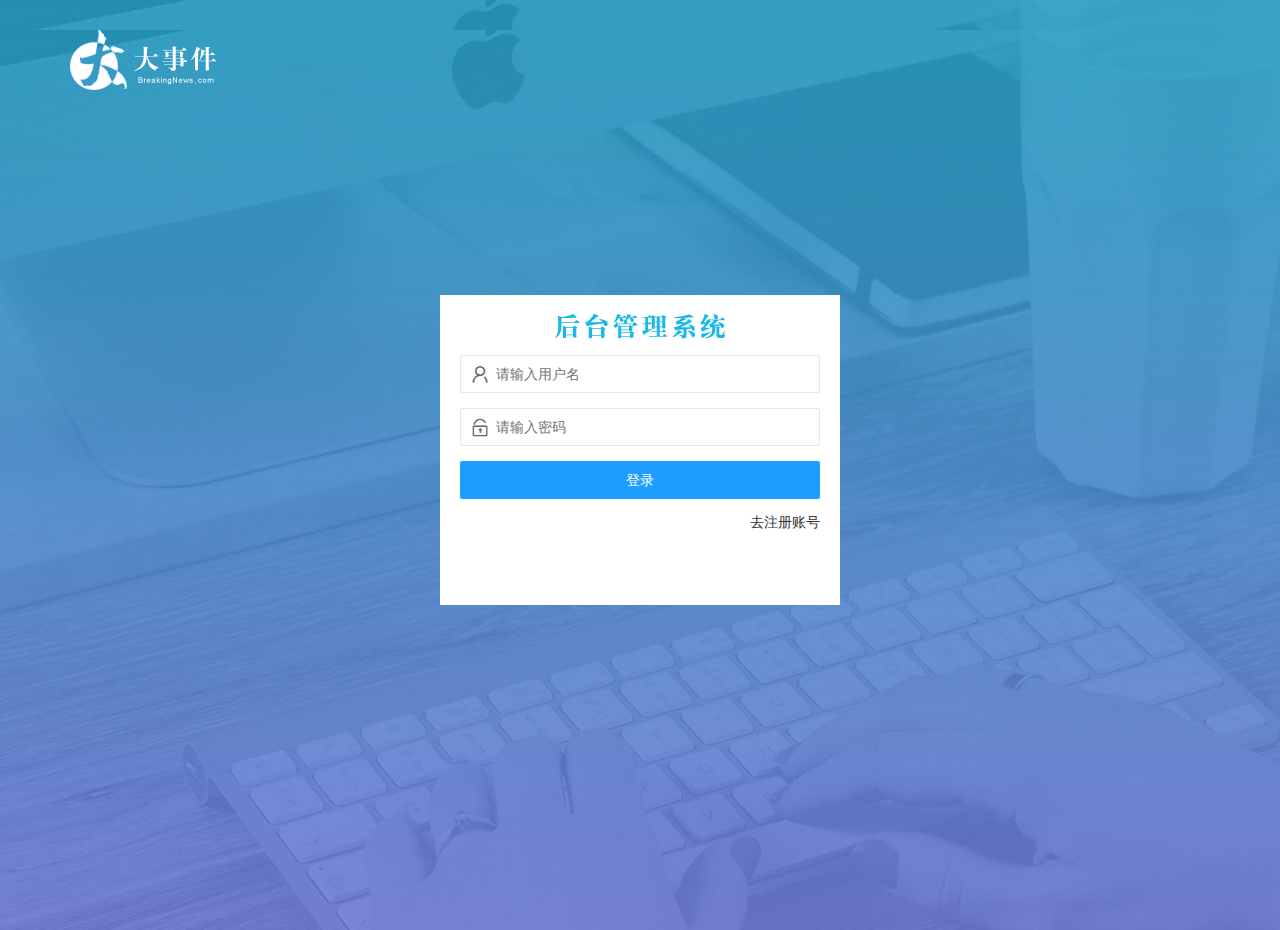
<file: login.html>
<!DOCTYPE html>
<html lang="en">

<head>
    <meta charset="UTF-8">
    <meta name="viewport" content="width=device-width, initial-scale=1.0">
    <title>Document</title>
    <link rel="stylesheet" href="./assets/css/base.css">
    <link rel="stylesheet" href="./assets/lib/layui/css/layui.css">
    <link rel="stylesheet" href="./assets/css/login.css">
</head>

<body>
    <!-- logo部分 -->
    <div class="logo layui-main">
        <img src="./assets/images/logo.png" alt="">
    </div>
    <!-- 登录注册部分 -->
    <div class="login-register">
        <!-- 登录部分 -->
        <div class="login">
            <div class="login-title">
                <img src="./assets/images/login_title.png" alt="">
            </div>
            <div class="login-body">
                <form id="form_login" class="layui-form" action="">
                    <div class="layui-form-item">
                        <div class="layui-input-block">
                            <div class="Icon">
                                <i class="layui-icon layui-icon-username" style="font-size: 20px; "></i>
                            </div>
                            <input type="text" name="username" required lay-verify="required|username"
                                placeholder="请输入用户名" autocomplete="off" class="layui-input">
                        </div>
                    </div>
                    <div class="layui-form-item">
                        <div class="layui-input-block">
                            <div class="Icon">
                                <i class="layui-icon layui-icon-password" style="font-size: 20px; "></i>
                            </div>
                            <input type="password" name="password" required lay-verify="required|pass"
                                placeholder="请输入密码" autocomplete="off" class="layui-input">
                        </div>
                    </div>
                    <div class="layui-form-item">
                        <div class="layui-input-block">
                            <button class="layui-btn layui-btn-fluid layui-btn-normal" lay-submit
                                lay-filter="formDemo">登录</button>

                        </div>
                    </div>

                </form>
            </div>
        </div>
        <!-- 注册部分 -->
        <div class="register">
            <div class="login-title">
                <img src="./assets/images/login_title.png" alt="">
            </div>
            <div class="login-body">
                <form id="form_register" class="layui-form" action="">
                    <div class="layui-form-item">
                        <div class="layui-input-block">
                            <div class="Icon">
                                <i class="layui-icon layui-icon-username" style="font-size: 20px; "></i>
                            </div>
                            <input type="text" name="username" required lay-verify="required|username"
                                placeholder="请输入用户名" autocomplete="off" class="layui-input uname">
                        </div>
                    </div>
                    <div class="layui-form-item">
                        <div class="layui-input-block">
                            <div class="Icon">
                                <i class="layui-icon layui-icon-password" style="font-size: 20px; "></i>
                            </div>
                            <input type="password" name="password" required lay-verify="required|pass"
                                placeholder="请输入密码" autocomplete="off" class="layui-input passOne">
                        </div>
                    </div>
                    <div class="layui-form-item">
                        <div class="layui-input-block">
                            <div class="Icon">
                                <i class="layui-icon layui-icon-password" style="font-size: 20px; "></i>
                            </div>
                            <input type="password" name="repassword" required lay-verify="required|passTwo"
                                placeholder="再次确认密码" autocomplete="off" class="layui-input">
                        </div>
                    </div>
                    <div class="layui-form-item">
                        <div class="layui-input-block">
                            <button class="layui-btn layui-btn-fluid layui-btn-normal" lay-submit
                                lay-filter="formDemo">注册</button>

                        </div>
                    </div>

                </form>
            </div>
        </div>
        <!-- 切换部分 -->
        <div class="toggle">
            <div class="go-register"><a href="javascript:;">去注册账号</a></div>
        </div>
    </div>

    <script src="./assets/lib/layui/layui.all.js"></script>
    <script src="./assets/lib/jquery.js"></script>
    <script src="./assets/js/baseAPI.js"></script>
    <script src="./assets/js/login.js"></script>
</body>

</html>
</file>
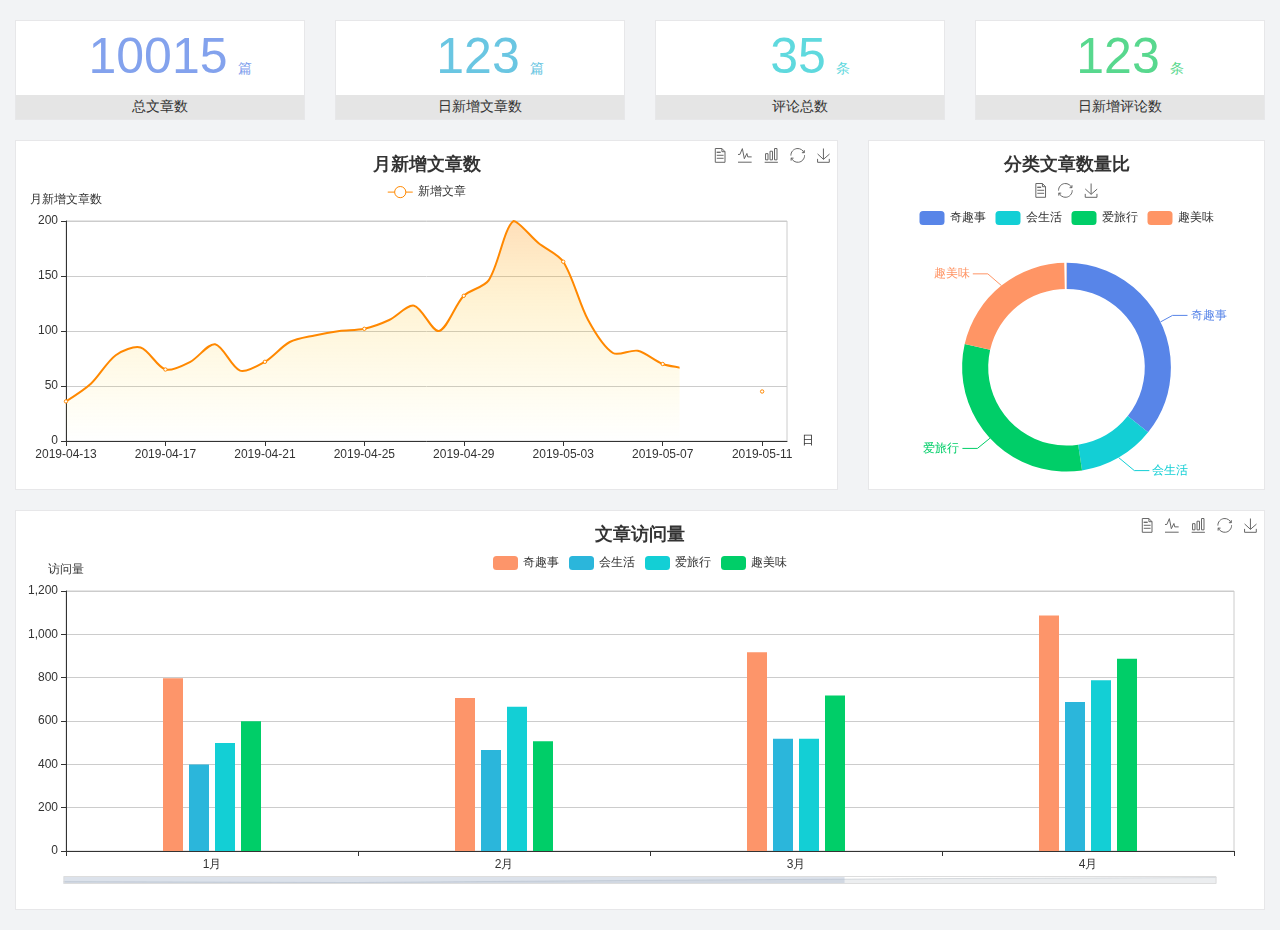
<file: home/dashboard.html>
<!DOCTYPE html>
<html lang="en">

<head>
  <meta charset="UTF-8">
  <meta name="viewport" content="width=device-width, initial-scale=1.0">
  <meta http-equiv="X-UA-Compatible" content="ie=edge">
  <title>图表统计</title>
  <link rel="stylesheet" href="../../assets/lib/bootstrap.css" />
  <link rel="stylesheet" href="../../assets/lib/main.css" />
  <script src="../../assets/lib/jquery.js"></script>
  <script type="text/javascript" src="../../assets/lib/echarts.min.js"></script>
</head>

<body>
  <div class="container-fluid">
    <div class="row spannel_list">
      <div class="col-sm-3 col-xs-6">
        <div class="spannel">
          <em>10015</em><span>篇</span>
          <b>总文章数</b>
        </div>
      </div>
      <div class="col-sm-3 col-xs-6">
        <div class="spannel scolor01">
          <em>123</em><span>篇</span>
          <b>日新增文章数</b>
        </div>
      </div>
      <div class="col-sm-3 col-xs-6">
        <div class="spannel scolor02">
          <em>35</em><span>条</span>
          <b>评论总数</b>
        </div>
      </div>
      <div class="col-sm-3 col-xs-6">
        <div class="spannel scolor03">
          <em>123</em><span>条</span>
          <b>日新增评论数</b>
        </div>
      </div>
    </div>
  </div>

  <div class="container-fluid">
    <div class="row curve-pie">
      <div class="col-lg-8 col-md-8">
        <div class="gragh_pannel" id="curve_show"></div>
      </div>
      <div class="col-lg-4 col-md-4">
        <div class="gragh_pannel" id="pie_show"></div>
      </div>
    </div>
  </div>

  <div class="container-fluid">
    <div class="column_pannel" id="column_show"></div>
  </div>

  <script>
    var oChart = echarts.init(document.getElementById('curve_show'));
    var aList_all = [
      { 'count': 36, 'date': '2019-04-13' },
      { 'count': 52, 'date': '2019-04-14' },
      { 'count': 78, 'date': '2019-04-15' },
      { 'count': 85, 'date': '2019-04-16' },
      { 'count': 65, 'date': '2019-04-17' },
      { 'count': 72, 'date': '2019-04-18' },
      { 'count': 88, 'date': '2019-04-19' },
      { 'count': 64, 'date': '2019-04-20' },
      { 'count': 72, 'date': '2019-04-21' },
      { 'count': 90, 'date': '2019-04-22' },
      { 'count': 96, 'date': '2019-04-23' },
      { 'count': 100, 'date': '2019-04-24' },
      { 'count': 102, 'date': '2019-04-25' },
      { 'count': 110, 'date': '2019-04-26' },
      { 'count': 123, 'date': '2019-04-27' },
      { 'count': 100, 'date': '2019-04-28' },
      { 'count': 132, 'date': '2019-04-29' },
      { 'count': 146, 'date': '2019-04-30' },
      { 'count': 200, 'date': '2019-05-01' },
      { 'count': 180, 'date': '2019-05-02' },
      { 'count': 163, 'date': '2019-05-03' },
      { 'count': 110, 'date': '2019-05-04' },
      { 'count': 80, 'date': '2019-05-05' },
      { 'count': 82, 'date': '2019-05-06' },
      { 'count': 70, 'date': '2019-05-07' },
      { 'count': 65, 'date': '2019-05-08' },
      { 'count': 54, 'date': '2019-05-09' },
      { 'count': 40, 'date': '2019-05-10' },
      { 'count': 45, 'date': '2019-05-11' },
      { 'count': 38, 'date': '2019-05-12' },
    ];

    let aCount = [];
    let aDate = [];

    for (var i = 0; i < aList_all.length; i++) {
      aCount.push(aList_all[i].count);
      aDate.push(aList_all[i].date);
    }

    var chartopt = {
      title: {
        text: '月新增文章数',
        left: 'center',
        top: '10'
      },
      tooltip: {
        trigger: 'axis'
      },
      legend: {
        data: ['新增文章'],
        top: '40'
      },
      toolbox: {
        show: true,
        feature: {
          mark: { show: true },
          dataView: { show: true, readOnly: false },
          magicType: { show: true, type: ['line', 'bar'] },
          restore: { show: true },
          saveAsImage: { show: true }
        }
      },
      calculable: true,
      xAxis: [
        {
          name: '日',
          type: 'category',
          boundaryGap: false,
          data: aDate
        }
      ],
      yAxis: [
        {
          name: '月新增文章数',
          type: 'value'
        }
      ],
      series: [
        {
          name: '新增文章',
          type: 'line',
          smooth: true,
          itemStyle: { normal: { areaStyle: { type: 'default' }, color: '#f80' }, lineStyle: { color: '#f80' } },
          data: aCount
        }],
      areaStyle: {
        normal: {
          color: new echarts.graphic.LinearGradient(0, 0, 0, 1, [{
            offset: 0,
            color: 'rgba(255,136,0,0.39)'
          }, {
            offset: .34,
            color: 'rgba(255,180,0,0.25)'
          }, {
            offset: 1,
            color: 'rgba(255,222,0,0.00)'
          }])

        }
      },
      grid: {
        show: true,
        x: 50,
        x2: 50,
        y: 80,
        height: 220
      }
    };

    oChart.setOption(chartopt);


    var oPie = echarts.init(document.getElementById('pie_show'));
    var oPieopt =
    {
      title: {
        top: 10,
        text: '分类文章数量比',
        x: 'center'
      },
      tooltip: {
        trigger: 'item',
        formatter: "{a} <br/>{b} : {c} ({d}%)"
      },
      color: ['#5885e8', '#13cfd5', '#00ce68', '#ff9565'],
      legend: {
        x: 'center',
        top: 65,
        data: ['奇趣事', '会生活', '爱旅行', '趣美味']
      },
      toolbox: {
        show: true,
        x: 'center',
        top: 35,
        feature: {
          mark: { show: true },
          dataView: { show: true, readOnly: false },
          magicType: {
            show: true,
            type: ['pie', 'funnel'],
            option: {
              funnel: {
                x: '25%',
                width: '50%',
                funnelAlign: 'left',
                max: 1548
              }
            }
          },
          restore: { show: true },
          saveAsImage: { show: true }
        }
      },
      calculable: true,
      series: [
        {
          name: '访问来源',
          type: 'pie',
          radius: ['45%', '60%'],
          center: ['50%', '65%'],
          data: [
            { value: 300, name: '奇趣事' },
            { value: 100, name: '会生活' },
            { value: 260, name: '爱旅行' },
            { value: 180, name: '趣美味' }
          ]
        }
      ]
    };
    oPie.setOption(oPieopt);



    var oColumn = this.echarts.init(document.getElementById('column_show'));
    var oColumnopt =
    {
      title: {
        text: '文章访问量',
        left: 'center',
        top: '10'
      },
      tooltip: {
        trigger: 'axis'
      },
      legend: {
        data: ['奇趣事', '会生活', '爱旅行', '趣美味'],
        top: '40'
      },
      toolbox: {
        show: true,
        feature: {
          mark: { show: true },
          dataView: { show: true, readOnly: false },
          magicType: { show: true, type: ['line', 'bar'] },
          restore: { show: true },
          saveAsImage: { show: true }
        }
      },
      calculable: true,
      xAxis: [
        {
          type: 'category',
          data: ['1月', '2月', '3月', '4月', '5月']
        }
      ],
      yAxis: [
        {
          name: '访问量',
          type: 'value'
        }
      ],
      series: [
        {
          name: '奇趣事',
          type: 'bar',
          barWidth: 20,
          itemStyle: {
            normal: { areaStyle: { type: 'default' }, color: '#fd956a' }
          },
          data: [800, 708, 920, 1090, 1200]
        },
        {
          name: '会生活',
          type: 'bar',
          barWidth: 20,
          itemStyle: {
            normal: { areaStyle: { type: 'default' }, color: '#2bb6db' }
          },
          data: [400, 468, 520, 690, 800]
        },
        {
          name: '爱旅行',
          type: 'bar',
          barWidth: 20,
          itemStyle: {
            normal: { areaStyle: { type: 'default' }, color: '#13cfd5' }
          },
          data: [500, 668, 520, 790, 900]
        },
        {
          name: '趣美味',
          type: 'bar',
          barWidth: 20,
          itemStyle: {
            normal: { areaStyle: { type: 'default' }, color: '#00ce68' }
          },
          data: [600, 508, 720, 890, 1000]
        }
      ],
      grid: {
        show: true,
        x: 50,
        x2: 30,
        y: 80,
        height: 260
      },
      dataZoom: [//给x轴设置滚动条
        {
          start: 0,//默认为0
          end: 100 - 1000 / 31,//默认为100
          type: 'slider',
          show: true,
          xAxisIndex: [0],
          handleSize: 0,//滑动条的 左右2个滑动条的大小
          height: 8,//组件高度
          left: 45, //左边的距离
          right: 50,//右边的距离
          bottom: 26,//右边的距离
          handleColor: '#ddd',//h滑动图标的颜色
          handleStyle: {
            borderColor: "#cacaca",
            borderWidth: "1",
            shadowBlur: 2,
            background: "#ddd",
            shadowColor: "#ddd",
          }
        }]
    };
    oColumn.setOption(oColumnopt);
  </script>
</body>

</html>
</file>
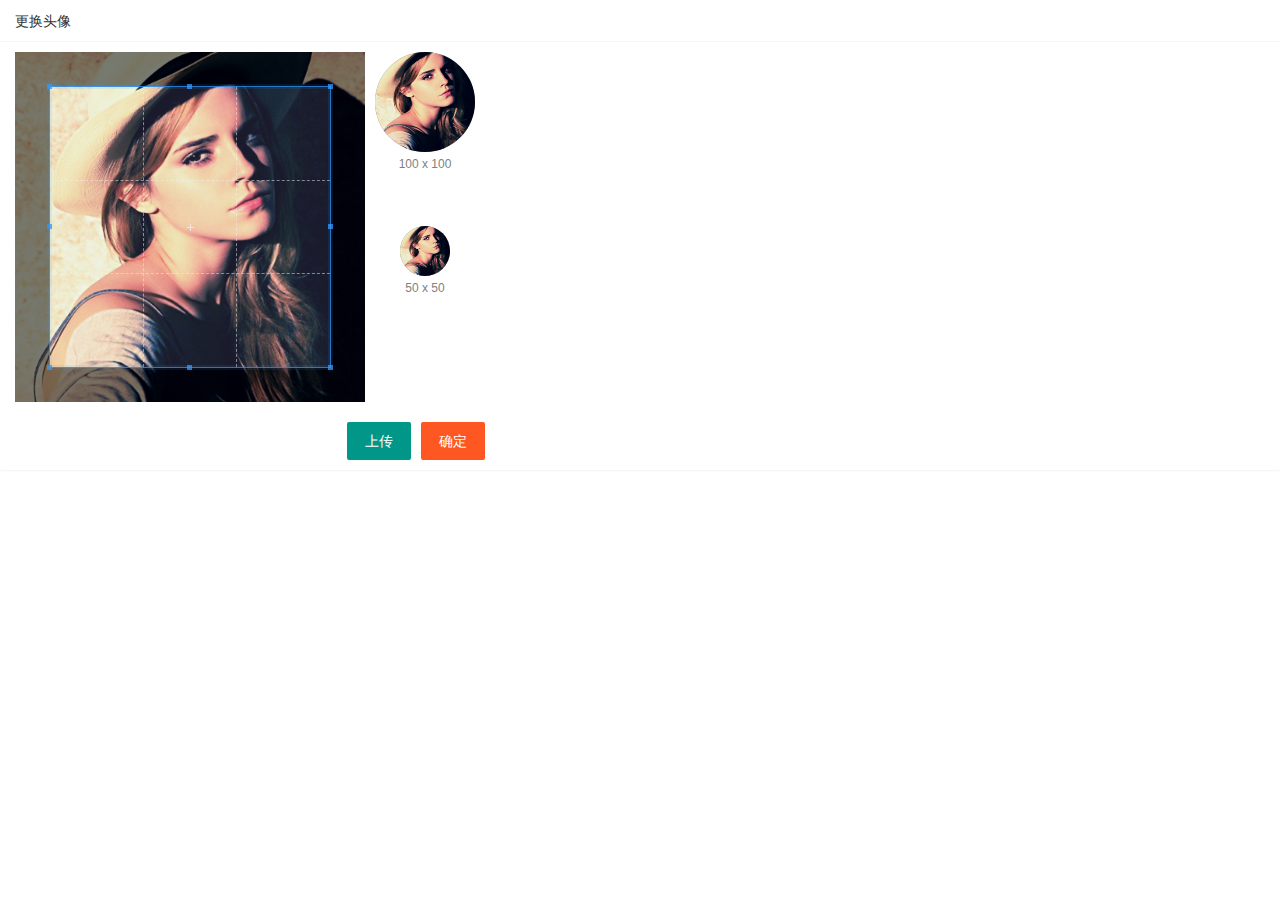
<file: user/user_avatar.html>
<!DOCTYPE html>
<html lang="en">

<head>
    <meta charset="UTF-8">
    <meta name="viewport" content="width=device-width, initial-scale=1.0">
    <title>Document</title>
    <link rel="stylesheet" href="../assets/lib/layui/css/layui.css">
    <link rel="stylesheet" href="../assets/lib/cropper/cropper.css">
    <link rel="stylesheet" href="../assets/css/base.css">
    <link rel="stylesheet" href="../assets/css/user/user_avatar.css">
</head>

<body>
    <div class="layui-card">
        <div class="layui-card-header">更换头像</div>
        <div class="layui-card-body">

            <!-- 第一行的图片裁剪和预览区域 -->
            <div class="row1">
                <!-- 图片裁剪区域 -->
                <div class="cropper-box">
                    <!-- 这个 img 标签很重要，将来会把它初始化为裁剪区域 -->
                    <img id="image" src="/assets/images/sample.jpg" />
                </div>
                <!-- 图片的预览区域 -->
                <div class="preview-box">
                    <div>
                        <!-- 宽高为 100px 的预览区域 -->
                        <div class="img-preview w100"></div>
                        <p class="size">100 x 100</p>
                    </div>
                    <div>
                        <!-- 宽高为 50px 的预览区域 -->
                        <div class="img-preview w50"></div>
                        <p class="size">50 x 50</p>
                    </div>
                </div>
            </div>

            <!-- 第二行的按钮区域 -->
            <div class="row2">
                <!-- accept通过这个属性,可以指定允许用户选择什么类型 -->
                <input type="file" accept="image/png,image/jpeg" id="file" style="display: none;">
                <button type="button" class="layui-btn upload">
                    上传</button>
                <button type="button" class="sureBtn layui-btn layui-btn-danger">确定</button>
            </div>
        </div>
    </div>


    <script src="../assets/lib/layui/layui.all.js"></script>
    <script src="../assets/lib/jquery.js"></script>
    <script src="../assets/lib/cropper/Cropper.js"></script>
    <script src="../assets/lib/cropper/jquery-cropper.js"></script>
    <script src="../assets/js/baseAPI.js"></script>
    <script src="../assets/js/user/user_avatar.js"></script>
</body>

</html>
</file>
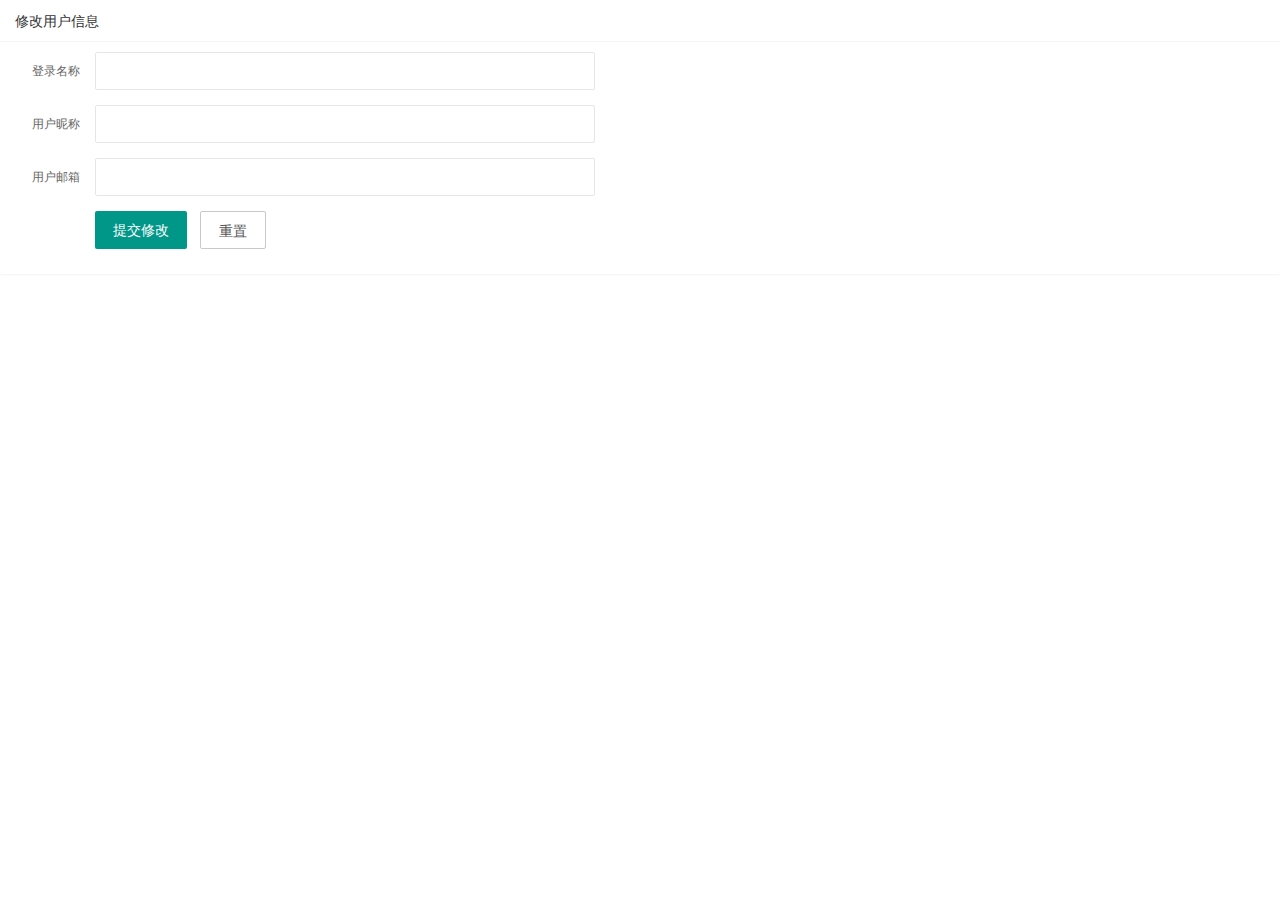
<file: user/user_info.html>
<!DOCTYPE html>
<html lang="en">

<head>
    <meta charset="UTF-8">
    <meta name="viewport" content="width=device-width, initial-scale=1.0">
    <title>Document</title>
    <link rel="stylesheet" href="../assets/lib/layui/css/layui.css">
    <link rel="stylesheet" href="../assets/css/base.css">
    <link rel="stylesheet" href="../assets/css/user/user_info.css">
</head>

<body>
    <div class="layui-card">
        <div class="layui-card-header">修改用户信息</div>
        <div class="layui-card-body">
            <form class="layui-form" lay-filter="userinfo">
                <!-- 添加一个隐藏域用于保留id -->
                <input type="hidden" name="id">
                <div class="layui-form-item">
                    <label class="layui-form-label">登录名称</label>
                    <div class="layui-input-inline">
                        <input type="text" name="username" required lay-verify="required" placeholder=""
                            autocomplete="off" class="layui-input">
                    </div>

                </div>
                <div class="layui-form-item">
                    <label class="layui-form-label">用户昵称</label>
                    <div class="layui-input-inline">
                        <input type="text" name="nickname" required lay-verify="required" placeholder=""
                            autocomplete="off" class="layui-input">
                    </div>

                </div>
                <div class="layui-form-item">
                    <label class="layui-form-label">用户邮箱</label>
                    <div class="layui-input-inline">
                        <input type="text" name="email" required lay-verify="required" placeholder="" autocomplete="off"
                            class="layui-input">
                    </div>
                </div>
                <div class="layui-form-item">
                    <label class="layui-form-label"></label>
                    <div class="layui-input-inline">
                        <button class="modify layui-btn" lay-submit lay-filter="formDemo">提交修改</button>
                        <button type="reset" class="reset layui-btn layui-btn-primary">重置</button>
                    </div>
                </div>
            </form>
        </div>
    </div>





    <script src="../assets/lib/layui/layui.all.js"></script>
    <script src="../assets/lib/jquery.js"></script>
    <script src="../assets/js/baseAPI.js"></script>
    <script src="../assets/js/user/user_info.js"></script>
</body>

</html>
</file>
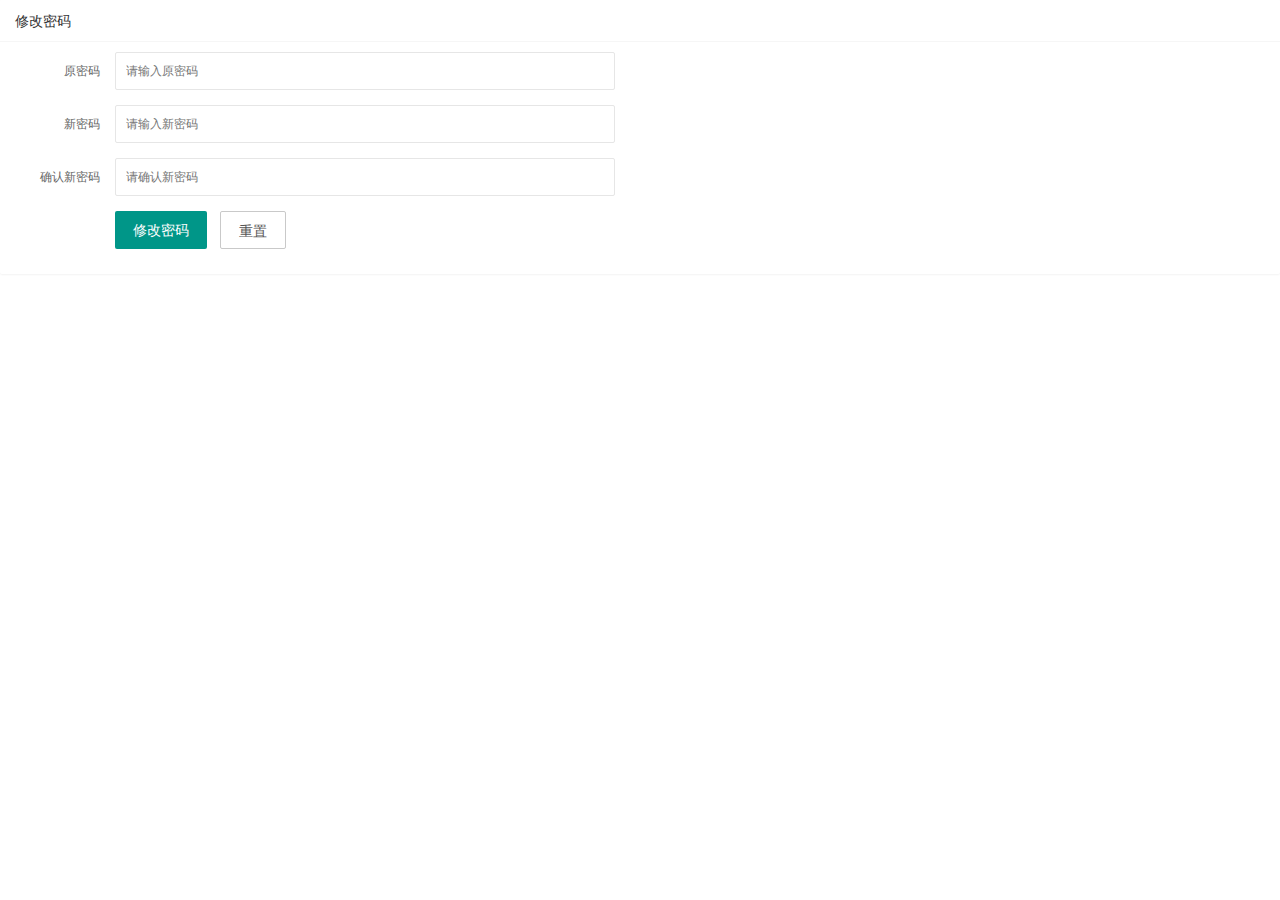
<file: user/user_pwd.html>
<!DOCTYPE html>
<html lang="en">

<head>
    <meta charset="UTF-8">
    <meta name="viewport" content="width=device-width, initial-scale=1.0">
    <title>Document</title>
    <link rel="stylesheet" href="../assets/lib/layui/css/layui.css">
    <link rel="stylesheet" href="../assets/css/base.css">
    <link rel="stylesheet" href="../assets/css/user/user_pwd.css">
</head>

<body>
    <div class="layui-card">
        <div class="layui-card-header">修改密码</div>
        <div class="layui-card-body">
            <form class="layui-form" lay-filter="pwd">
                <!-- 添加一个隐藏域用于保留id -->
                <!-- <input type="hidden" name="id"> -->
                <div class="layui-form-item">
                    <label class="layui-form-label">原密码</label>
                    <div class="layui-input-inline">
                        <input type="password" name="oldPwd" required lay-verify="required|pass" placeholder="请输入原密码"
                            autocomplete="off" class="layui-input">
                    </div>

                </div>
                <div class="layui-form-item">
                    <label class="layui-form-label">新密码</label>
                    <div class="layui-input-inline">
                        <input type="password" name="newPwd" required lay-verify="required|pass|repass"
                            placeholder="请输入新密码" autocomplete="off" class="layui-input">
                    </div>

                </div>
                <div class="layui-form-item">
                    <label class="layui-form-label">确认新密码</label>
                    <div class="layui-input-inline">
                        <input type="password" name="rePwd" required lay-verify="required|pass|passTwo"
                            placeholder="请确认新密码" autocomplete="off" class="layui-input">
                    </div>
                </div>
                <div class="layui-form-item">
                    <label class="layui-form-label"></label>
                    <div class="layui-input-inline">
                        <button class="modify layui-btn" lay-submit lay-filter="formDemo">修改密码</button>
                        <button type="reset" class="reset layui-btn layui-btn-primary">重置</button>
                    </div>
                </div>
            </form>
        </div>
    </div>

    <script src="../assets/lib/layui/layui.all.js"></script>
    <script src="../assets/lib/jquery.js"></script>
    <script src="../assets/js/baseAPI.js"></script>
    <script src="../assets/js/user/user_pwd.js"></script>
</body>

</html>
</file>
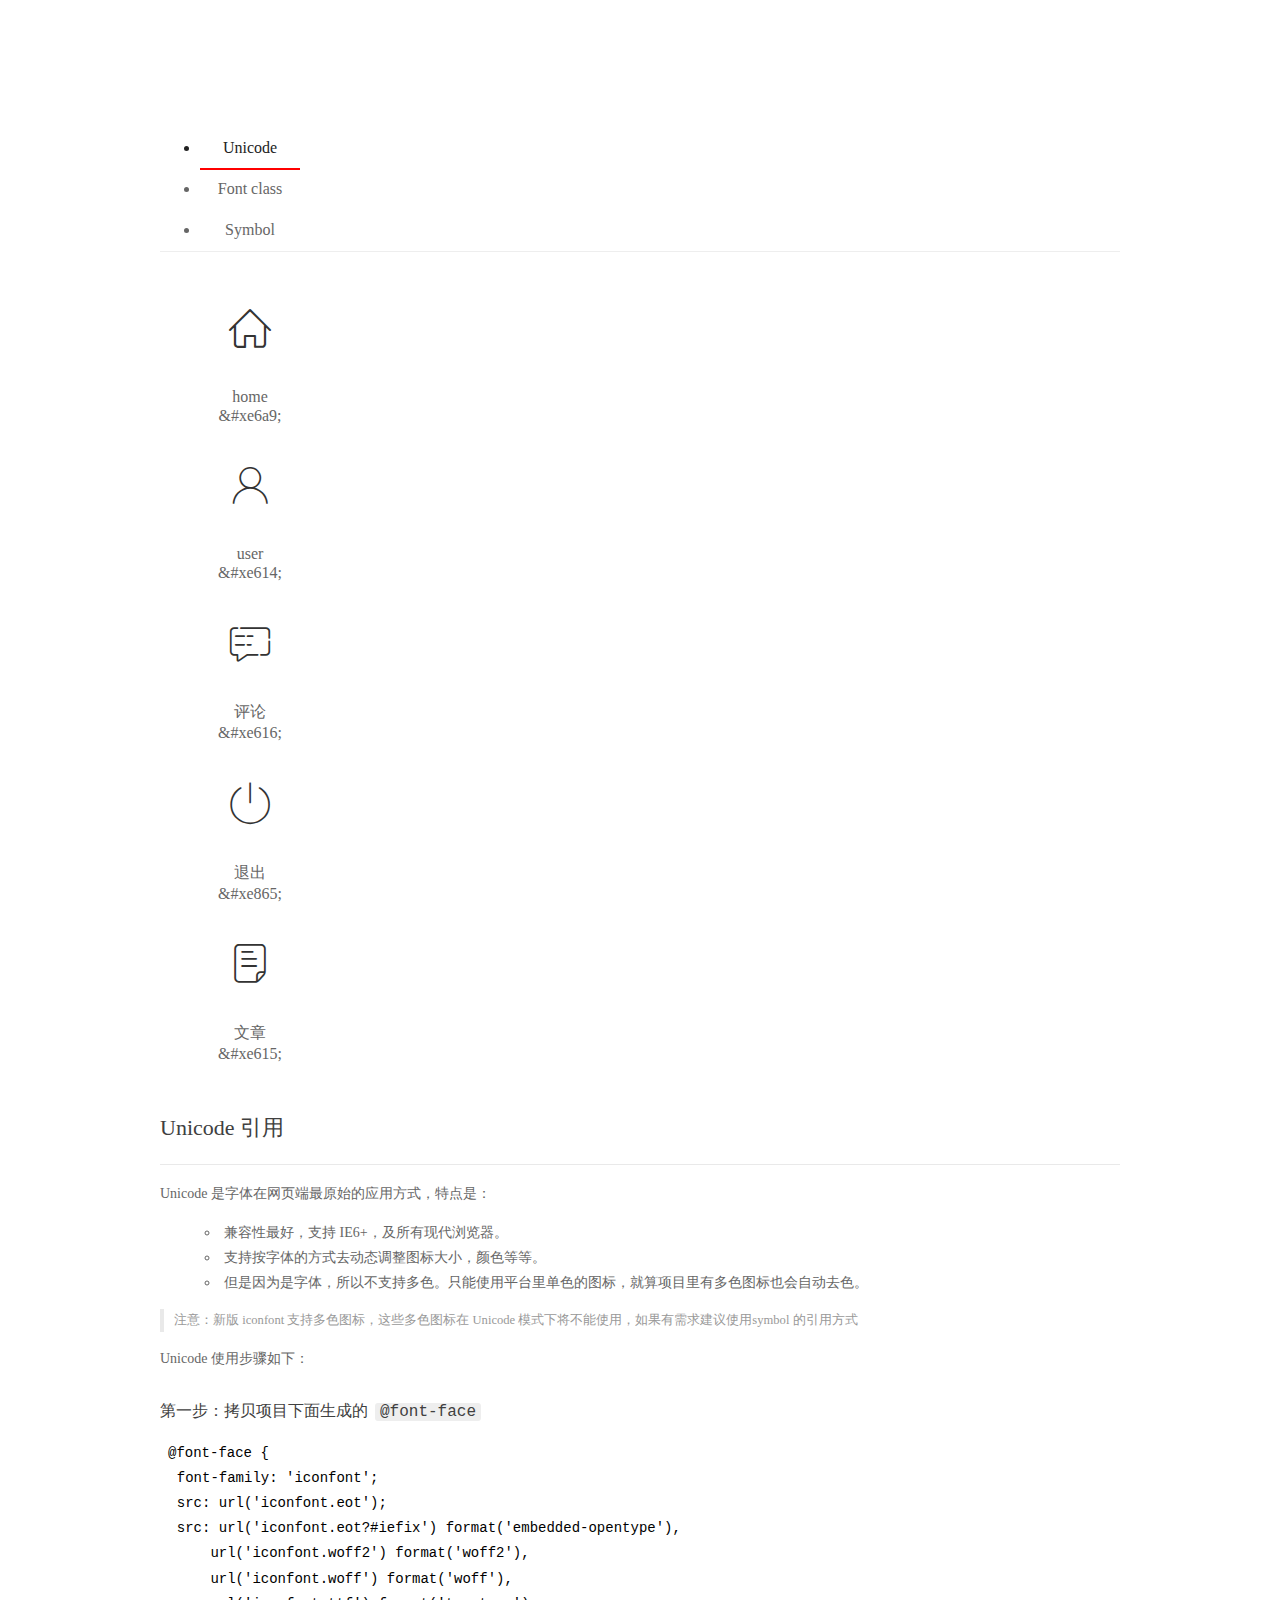
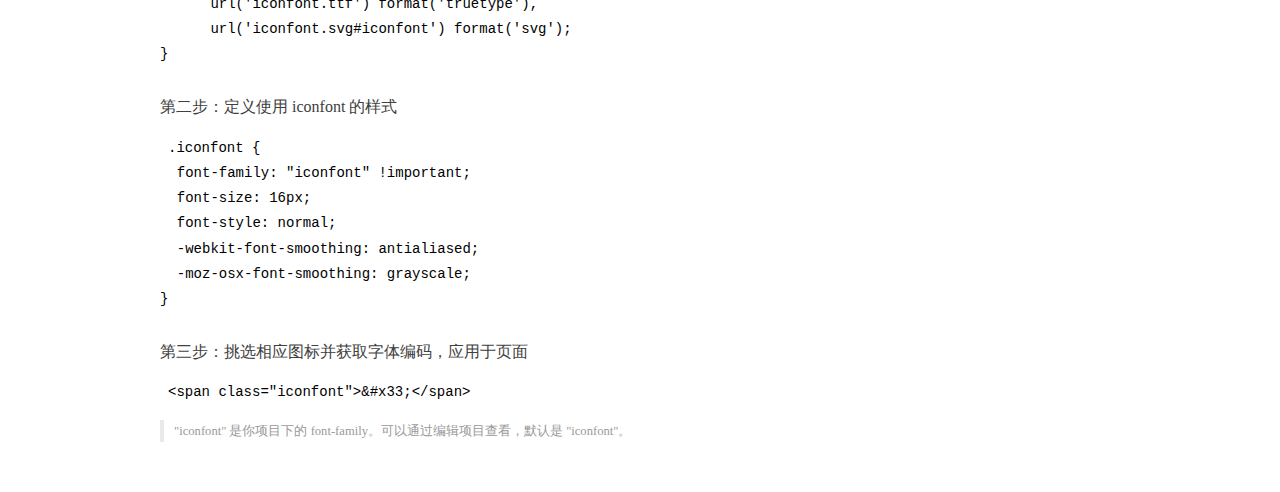
<file: assets/fonts/demo_index.html>
<!DOCTYPE html>
<html>
<head>
  <meta charset="utf-8"/>
  <title>IconFont Demo</title>
  <link rel="shortcut icon" href="https://gtms04.alicdn.com/tps/i4/TB1_oz6GVXXXXaFXpXXJDFnIXXX-64-64.ico" type="image/x-icon"/>
  <link rel="stylesheet" href="https://g.alicdn.com/thx/cube/1.3.2/cube.min.css">
  <link rel="stylesheet" href="demo.css">
  <link rel="stylesheet" href="iconfont.css">
  <script src="iconfont.js"></script>
  <!-- jQuery -->
  <script src="https://a1.alicdn.com/oss/uploads/2018/12/26/7bfddb60-08e8-11e9-9b04-53e73bb6408b.js"></script>
  <!-- 代码高亮 -->
  <script src="https://a1.alicdn.com/oss/uploads/2018/12/26/a3f714d0-08e6-11e9-8a15-ebf944d7534c.js"></script>
</head>
<body>
  <div class="main">
    <h1 class="logo"><a href="https://www.iconfont.cn/" title="iconfont 首页" target="_blank">&#xe86b;</a></h1>
    <div class="nav-tabs">
      <ul id="tabs" class="dib-box">
        <li class="dib active"><span>Unicode</span></li>
        <li class="dib"><span>Font class</span></li>
        <li class="dib"><span>Symbol</span></li>
      </ul>
      
    </div>
    <div class="tab-container">
      <div class="content unicode" style="display: block;">
          <ul class="icon_lists dib-box">
          
            <li class="dib">
              <span class="icon iconfont">&#xe6a9;</span>
                <div class="name">home</div>
                <div class="code-name">&amp;#xe6a9;</div>
              </li>
          
            <li class="dib">
              <span class="icon iconfont">&#xe614;</span>
                <div class="name">user</div>
                <div class="code-name">&amp;#xe614;</div>
              </li>
          
            <li class="dib">
              <span class="icon iconfont">&#xe616;</span>
                <div class="name">评论</div>
                <div class="code-name">&amp;#xe616;</div>
              </li>
          
            <li class="dib">
              <span class="icon iconfont">&#xe865;</span>
                <div class="name">退出</div>
                <div class="code-name">&amp;#xe865;</div>
              </li>
          
            <li class="dib">
              <span class="icon iconfont">&#xe615;</span>
                <div class="name">文章</div>
                <div class="code-name">&amp;#xe615;</div>
              </li>
          
          </ul>
          <div class="article markdown">
          <h2 id="unicode-">Unicode 引用</h2>
          <hr>

          <p>Unicode 是字体在网页端最原始的应用方式，特点是：</p>
          <ul>
            <li>兼容性最好，支持 IE6+，及所有现代浏览器。</li>
            <li>支持按字体的方式去动态调整图标大小，颜色等等。</li>
            <li>但是因为是字体，所以不支持多色。只能使用平台里单色的图标，就算项目里有多色图标也会自动去色。</li>
          </ul>
          <blockquote>
            <p>注意：新版 iconfont 支持多色图标，这些多色图标在 Unicode 模式下将不能使用，如果有需求建议使用symbol 的引用方式</p>
          </blockquote>
          <p>Unicode 使用步骤如下：</p>
          <h3 id="-font-face">第一步：拷贝项目下面生成的 <code>@font-face</code></h3>
<pre><code class="language-css"
>@font-face {
  font-family: 'iconfont';
  src: url('iconfont.eot');
  src: url('iconfont.eot?#iefix') format('embedded-opentype'),
      url('iconfont.woff2') format('woff2'),
      url('iconfont.woff') format('woff'),
      url('iconfont.ttf') format('truetype'),
      url('iconfont.svg#iconfont') format('svg');
}
</code></pre>
          <h3 id="-iconfont-">第二步：定义使用 iconfont 的样式</h3>
<pre><code class="language-css"
>.iconfont {
  font-family: "iconfont" !important;
  font-size: 16px;
  font-style: normal;
  -webkit-font-smoothing: antialiased;
  -moz-osx-font-smoothing: grayscale;
}
</code></pre>
          <h3 id="-">第三步：挑选相应图标并获取字体编码，应用于页面</h3>
<pre>
<code class="language-html"
>&lt;span class="iconfont"&gt;&amp;#x33;&lt;/span&gt;
</code></pre>
          <blockquote>
            <p>"iconfont" 是你项目下的 font-family。可以通过编辑项目查看，默认是 "iconfont"。</p>
          </blockquote>
          </div>
      </div>
      <div class="content font-class">
        <ul class="icon_lists dib-box">
          
          <li class="dib">
            <span class="icon iconfont icon-home"></span>
            <div class="name">
              home
            </div>
            <div class="code-name">.icon-home
            </div>
          </li>
          
          <li class="dib">
            <span class="icon iconfont icon-user"></span>
            <div class="name">
              user
            </div>
            <div class="code-name">.icon-user
            </div>
          </li>
          
          <li class="dib">
            <span class="icon iconfont icon-pinglun"></span>
            <div class="name">
              评论
            </div>
            <div class="code-name">.icon-pinglun
            </div>
          </li>
          
          <li class="dib">
            <span class="icon iconfont icon-tuichu"></span>
            <div class="name">
              退出
            </div>
            <div class="code-name">.icon-tuichu
            </div>
          </li>
          
          <li class="dib">
            <span class="icon iconfont icon-16"></span>
            <div class="name">
              文章
            </div>
            <div class="code-name">.icon-16
            </div>
          </li>
          
        </ul>
        <div class="article markdown">
        <h2 id="font-class-">font-class 引用</h2>
        <hr>

        <p>font-class 是 Unicode 使用方式的一种变种，主要是解决 Unicode 书写不直观，语意不明确的问题。</p>
        <p>与 Unicode 使用方式相比，具有如下特点：</p>
        <ul>
          <li>兼容性良好，支持 IE8+，及所有现代浏览器。</li>
          <li>相比于 Unicode 语意明确，书写更直观。可以很容易分辨这个 icon 是什么。</li>
          <li>因为使用 class 来定义图标，所以当要替换图标时，只需要修改 class 里面的 Unicode 引用。</li>
          <li>不过因为本质上还是使用的字体，所以多色图标还是不支持的。</li>
        </ul>
        <p>使用步骤如下：</p>
        <h3 id="-fontclass-">第一步：引入项目下面生成的 fontclass 代码：</h3>
<pre><code class="language-html">&lt;link rel="stylesheet" href="./iconfont.css"&gt;
</code></pre>
        <h3 id="-">第二步：挑选相应图标并获取类名，应用于页面：</h3>
<pre><code class="language-html">&lt;span class="iconfont icon-xxx"&gt;&lt;/span&gt;
</code></pre>
        <blockquote>
          <p>"
            iconfont" 是你项目下的 font-family。可以通过编辑项目查看，默认是 "iconfont"。</p>
        </blockquote>
      </div>
      </div>
      <div class="content symbol">
          <ul class="icon_lists dib-box">
          
            <li class="dib">
                <svg class="icon svg-icon" aria-hidden="true">
                  <use xlink:href="#icon-home"></use>
                </svg>
                <div class="name">home</div>
                <div class="code-name">#icon-home</div>
            </li>
          
            <li class="dib">
                <svg class="icon svg-icon" aria-hidden="true">
                  <use xlink:href="#icon-user"></use>
                </svg>
                <div class="name">user</div>
                <div class="code-name">#icon-user</div>
            </li>
          
            <li class="dib">
                <svg class="icon svg-icon" aria-hidden="true">
                  <use xlink:href="#icon-pinglun"></use>
                </svg>
                <div class="name">评论</div>
                <div class="code-name">#icon-pinglun</div>
            </li>
          
            <li class="dib">
                <svg class="icon svg-icon" aria-hidden="true">
                  <use xlink:href="#icon-tuichu"></use>
                </svg>
                <div class="name">退出</div>
                <div class="code-name">#icon-tuichu</div>
            </li>
          
            <li class="dib">
                <svg class="icon svg-icon" aria-hidden="true">
                  <use xlink:href="#icon-16"></use>
                </svg>
                <div class="name">文章</div>
                <div class="code-name">#icon-16</div>
            </li>
          
          </ul>
          <div class="article markdown">
          <h2 id="symbol-">Symbol 引用</h2>
          <hr>

          <p>这是一种全新的使用方式，应该说这才是未来的主流，也是平台目前推荐的用法。相关介绍可以参考这篇<a href="">文章</a>
            这种用法其实是做了一个 SVG 的集合，与另外两种相比具有如下特点：</p>
          <ul>
            <li>支持多色图标了，不再受单色限制。</li>
            <li>通过一些技巧，支持像字体那样，通过 <code>font-size</code>, <code>color</code> 来调整样式。</li>
            <li>兼容性较差，支持 IE9+，及现代浏览器。</li>
            <li>浏览器渲染 SVG 的性能一般，还不如 png。</li>
          </ul>
          <p>使用步骤如下：</p>
          <h3 id="-symbol-">第一步：引入项目下面生成的 symbol 代码：</h3>
<pre><code class="language-html">&lt;script src="./iconfont.js"&gt;&lt;/script&gt;
</code></pre>
          <h3 id="-css-">第二步：加入通用 CSS 代码（引入一次就行）：</h3>
<pre><code class="language-html">&lt;style&gt;
.icon {
  width: 1em;
  height: 1em;
  vertical-align: -0.15em;
  fill: currentColor;
  overflow: hidden;
}
&lt;/style&gt;
</code></pre>
          <h3 id="-">第三步：挑选相应图标并获取类名，应用于页面：</h3>
<pre><code class="language-html">&lt;svg class="icon" aria-hidden="true"&gt;
  &lt;use xlink:href="#icon-xxx"&gt;&lt;/use&gt;
&lt;/svg&gt;
</code></pre>
          </div>
      </div>

    </div>
  </div>
  <script>
  $(document).ready(function () {
      $('.tab-container .content:first').show()

      $('#tabs li').click(function (e) {
        var tabContent = $('.tab-container .content')
        var index = $(this).index()

        if ($(this).hasClass('active')) {
          return
        } else {
          $('#tabs li').removeClass('active')
          $(this).addClass('active')

          tabContent.hide().eq(index).fadeIn()
        }
      })
    })
  </script>
</body>
</html>
</file>
<file: assets/css/base.css>
/* 把我们所有标签的内外边距清零 */
* {
    margin: 0;
    padding: 0;
    /* css3盒子模型 */
    box-sizing: border-box;
}
/* em 和 i 斜体的文字不倾斜 */
em,
i {
    font-style: normal
}
/* 去掉li 的小圆点 */
li {
    list-style: none
}

img {
    /* border 0 照顾低版本浏览器 如果 图片外面包含了链接会有边框的问题 */
    border: 0;
    /* 取消图片底侧有空白缝隙的问题 */
    vertical-align: middle
}

button {
    /* 当我们鼠标经过button 按钮的时候，鼠标变成小手 */
    cursor: pointer
}

a {
    color: #666;
    text-decoration: none
}

a:hover {
    color: #c81623
}

button,
input {
    /* "\5B8B\4F53" 就是宋体的意思 这样浏览器兼容性比较好 */
    font-family: Microsoft YaHei, Heiti SC, tahoma, arial, Hiragino Sans GB, "\5B8B\4F53", sans-serif;
    /* 默认有灰色边框我们需要手动去掉 */
    border: 0; 
    outline: none;
}

body {
    /* CSS3 抗锯齿形 让文字显示的更加清晰 */
    -webkit-font-smoothing: antialiased;
    background-color: #fff;
    font: 12px/1.5 Microsoft YaHei, Heiti SC, tahoma, arial, Hiragino Sans GB, "\5B8B\4F53", sans-serif;
    color: #666
}

.hide,
.none {
    display: none
}
/* 清除浮动 */
.clearfix:after {
    visibility: hidden;
    clear: both;
    display: block;
    content: ".";
    height: 0
}

.clearfix {
    *zoom: 1
}
</file>
<file: assets/lib/layui/css/layui.css>
/** layui-v2.5.5 MIT License By https://www.layui.com */
 .layui-inline,img{display:inline-block;vertical-align:middle}h1,h2,h3,h4,h5,h6{font-weight:400}.layui-edge,.layui-header,.layui-inline,.layui-main{position:relative}.layui-body,.layui-edge,.layui-elip{overflow:hidden}.layui-btn,.layui-edge,.layui-inline,img{vertical-align:middle}.layui-btn,.layui-disabled,.layui-icon,.layui-unselect{-moz-user-select:none;-webkit-user-select:none;-ms-user-select:none}.layui-elip,.layui-form-checkbox span,.layui-form-pane .layui-form-label{text-overflow:ellipsis;white-space:nowrap}.layui-breadcrumb,.layui-tree-btnGroup{visibility:hidden}blockquote,body,button,dd,div,dl,dt,form,h1,h2,h3,h4,h5,h6,input,li,ol,p,pre,td,textarea,th,ul{margin:0;padding:0;-webkit-tap-highlight-color:rgba(0,0,0,0)}a:active,a:hover{outline:0}img{border:none}li{list-style:none}table{border-collapse:collapse;border-spacing:0}h4,h5,h6{font-size:100%}button,input,optgroup,option,select,textarea{font-family:inherit;font-size:inherit;font-style:inherit;font-weight:inherit;outline:0}pre{white-space:pre-wrap;white-space:-moz-pre-wrap;white-space:-pre-wrap;white-space:-o-pre-wrap;word-wrap:break-word}body{line-height:24px;font:14px Helvetica Neue,Helvetica,PingFang SC,Tahoma,Arial,sans-serif}hr{height:1px;margin:10px 0;border:0;clear:both}a{color:#333;text-decoration:none}a:hover{color:#777}a cite{font-style:normal;*cursor:pointer}.layui-border-box,.layui-border-box *{box-sizing:border-box}.layui-box,.layui-box *{box-sizing:content-box}.layui-clear{clear:both;*zoom:1}.layui-clear:after{content:'\20';clear:both;*zoom:1;display:block;height:0}.layui-inline{*display:inline;*zoom:1}.layui-edge{display:inline-block;width:0;height:0;border-width:6px;border-style:dashed;border-color:transparent}.layui-edge-top{top:-4px;border-bottom-color:#999;border-bottom-style:solid}.layui-edge-right{border-left-color:#999;border-left-style:solid}.layui-edge-bottom{top:2px;border-top-color:#999;border-top-style:solid}.layui-edge-left{border-right-color:#999;border-right-style:solid}.layui-disabled,.layui-disabled:hover{color:#d2d2d2!important;cursor:not-allowed!important}.layui-circle{border-radius:100%}.layui-show{display:block!important}.layui-hide{display:none!important}@font-face{font-family:layui-icon;src:url(../font/iconfont.eot?v=250);src:url(../font/iconfont.eot?v=250#iefix) format('embedded-opentype'),url(../font/iconfont.woff2?v=250) format('woff2'),url(../font/iconfont.woff?v=250) format('woff'),url(../font/iconfont.ttf?v=250) format('truetype'),url(../font/iconfont.svg?v=250#layui-icon) format('svg')}.layui-icon{font-family:layui-icon!important;font-size:16px;font-style:normal;-webkit-font-smoothing:antialiased;-moz-osx-font-smoothing:grayscale}.layui-icon-reply-fill:before{content:"\e611"}.layui-icon-set-fill:before{content:"\e614"}.layui-icon-menu-fill:before{content:"\e60f"}.layui-icon-search:before{content:"\e615"}.layui-icon-share:before{content:"\e641"}.layui-icon-set-sm:before{content:"\e620"}.layui-icon-engine:before{content:"\e628"}.layui-icon-close:before{content:"\1006"}.layui-icon-close-fill:before{content:"\1007"}.layui-icon-chart-screen:before{content:"\e629"}.layui-icon-star:before{content:"\e600"}.layui-icon-circle-dot:before{content:"\e617"}.layui-icon-chat:before{content:"\e606"}.layui-icon-release:before{content:"\e609"}.layui-icon-list:before{content:"\e60a"}.layui-icon-chart:before{content:"\e62c"}.layui-icon-ok-circle:before{content:"\1005"}.layui-icon-layim-theme:before{content:"\e61b"}.layui-icon-table:before{content:"\e62d"}.layui-icon-right:before{content:"\e602"}.layui-icon-left:before{content:"\e603"}.layui-icon-cart-simple:before{content:"\e698"}.layui-icon-face-cry:before{content:"\e69c"}.layui-icon-face-smile:before{content:"\e6af"}.layui-icon-survey:before{content:"\e6b2"}.layui-icon-tree:before{content:"\e62e"}.layui-icon-upload-circle:before{content:"\e62f"}.layui-icon-add-circle:before{content:"\e61f"}.layui-icon-download-circle:before{content:"\e601"}.layui-icon-templeate-1:before{content:"\e630"}.layui-icon-util:before{content:"\e631"}.layui-icon-face-surprised:before{content:"\e664"}.layui-icon-edit:before{content:"\e642"}.layui-icon-speaker:before{content:"\e645"}.layui-icon-down:before{content:"\e61a"}.layui-icon-file:before{content:"\e621"}.layui-icon-layouts:before{content:"\e632"}.layui-icon-rate-half:before{content:"\e6c9"}.layui-icon-add-circle-fine:before{content:"\e608"}.layui-icon-prev-circle:before{content:"\e633"}.layui-icon-read:before{content:"\e705"}.layui-icon-404:before{content:"\e61c"}.layui-icon-carousel:before{content:"\e634"}.layui-icon-help:before{content:"\e607"}.layui-icon-code-circle:before{content:"\e635"}.layui-icon-water:before{content:"\e636"}.layui-icon-username:before{content:"\e66f"}.layui-icon-find-fill:before{content:"\e670"}.layui-icon-about:before{content:"\e60b"}.layui-icon-location:before{content:"\e715"}.layui-icon-up:before{content:"\e619"}.layui-icon-pause:before{content:"\e651"}.layui-icon-date:before{content:"\e637"}.layui-icon-layim-uploadfile:before{content:"\e61d"}.layui-icon-delete:before{content:"\e640"}.layui-icon-play:before{content:"\e652"}.layui-icon-top:before{content:"\e604"}.layui-icon-friends:before{content:"\e612"}.layui-icon-refresh-3:before{content:"\e9aa"}.layui-icon-ok:before{content:"\e605"}.layui-icon-layer:before{content:"\e638"}.layui-icon-face-smile-fine:before{content:"\e60c"}.layui-icon-dollar:before{content:"\e659"}.layui-icon-group:before{content:"\e613"}.layui-icon-layim-download:before{content:"\e61e"}.layui-icon-picture-fine:before{content:"\e60d"}.layui-icon-link:before{content:"\e64c"}.layui-icon-diamond:before{content:"\e735"}.layui-icon-log:before{content:"\e60e"}.layui-icon-rate-solid:before{content:"\e67a"}.layui-icon-fonts-del:before{content:"\e64f"}.layui-icon-unlink:before{content:"\e64d"}.layui-icon-fonts-clear:before{content:"\e639"}.layui-icon-triangle-r:before{content:"\e623"}.layui-icon-circle:before{content:"\e63f"}.layui-icon-radio:before{content:"\e643"}.layui-icon-align-center:before{content:"\e647"}.layui-icon-align-right:before{content:"\e648"}.layui-icon-align-left:before{content:"\e649"}.layui-icon-loading-1:before{content:"\e63e"}.layui-icon-return:before{content:"\e65c"}.layui-icon-fonts-strong:before{content:"\e62b"}.layui-icon-upload:before{content:"\e67c"}.layui-icon-dialogue:before{content:"\e63a"}.layui-icon-video:before{content:"\e6ed"}.layui-icon-headset:before{content:"\e6fc"}.layui-icon-cellphone-fine:before{content:"\e63b"}.layui-icon-add-1:before{content:"\e654"}.layui-icon-face-smile-b:before{content:"\e650"}.layui-icon-fonts-html:before{content:"\e64b"}.layui-icon-form:before{content:"\e63c"}.layui-icon-cart:before{content:"\e657"}.layui-icon-camera-fill:before{content:"\e65d"}.layui-icon-tabs:before{content:"\e62a"}.layui-icon-fonts-code:before{content:"\e64e"}.layui-icon-fire:before{content:"\e756"}.layui-icon-set:before{content:"\e716"}.layui-icon-fonts-u:before{content:"\e646"}.layui-icon-triangle-d:before{content:"\e625"}.layui-icon-tips:before{content:"\e702"}.layui-icon-picture:before{content:"\e64a"}.layui-icon-more-vertical:before{content:"\e671"}.layui-icon-flag:before{content:"\e66c"}.layui-icon-loading:before{content:"\e63d"}.layui-icon-fonts-i:before{content:"\e644"}.layui-icon-refresh-1:before{content:"\e666"}.layui-icon-rmb:before{content:"\e65e"}.layui-icon-home:before{content:"\e68e"}.layui-icon-user:before{content:"\e770"}.layui-icon-notice:before{content:"\e667"}.layui-icon-login-weibo:before{content:"\e675"}.layui-icon-voice:before{content:"\e688"}.layui-icon-upload-drag:before{content:"\e681"}.layui-icon-login-qq:before{content:"\e676"}.layui-icon-snowflake:before{content:"\e6b1"}.layui-icon-file-b:before{content:"\e655"}.layui-icon-template:before{content:"\e663"}.layui-icon-auz:before{content:"\e672"}.layui-icon-console:before{content:"\e665"}.layui-icon-app:before{content:"\e653"}.layui-icon-prev:before{content:"\e65a"}.layui-icon-website:before{content:"\e7ae"}.layui-icon-next:before{content:"\e65b"}.layui-icon-component:before{content:"\e857"}.layui-icon-more:before{content:"\e65f"}.layui-icon-login-wechat:before{content:"\e677"}.layui-icon-shrink-right:before{content:"\e668"}.layui-icon-spread-left:before{content:"\e66b"}.layui-icon-camera:before{content:"\e660"}.layui-icon-note:before{content:"\e66e"}.layui-icon-refresh:before{content:"\e669"}.layui-icon-female:before{content:"\e661"}.layui-icon-male:before{content:"\e662"}.layui-icon-password:before{content:"\e673"}.layui-icon-senior:before{content:"\e674"}.layui-icon-theme:before{content:"\e66a"}.layui-icon-tread:before{content:"\e6c5"}.layui-icon-praise:before{content:"\e6c6"}.layui-icon-star-fill:before{content:"\e658"}.layui-icon-rate:before{content:"\e67b"}.layui-icon-template-1:before{content:"\e656"}.layui-icon-vercode:before{content:"\e679"}.layui-icon-cellphone:before{content:"\e678"}.layui-icon-screen-full:before{content:"\e622"}.layui-icon-screen-restore:before{content:"\e758"}.layui-icon-cols:before{content:"\e610"}.layui-icon-export:before{content:"\e67d"}.layui-icon-print:before{content:"\e66d"}.layui-icon-slider:before{content:"\e714"}.layui-icon-addition:before{content:"\e624"}.layui-icon-subtraction:before{content:"\e67e"}.layui-icon-service:before{content:"\e626"}.layui-icon-transfer:before{content:"\e691"}.layui-main{width:1140px;margin:0 auto}.layui-header{z-index:1000;height:60px}.layui-header a:hover{transition:all .5s;-webkit-transition:all .5s}.layui-side{position:fixed;left:0;top:0;bottom:0;z-index:999;width:200px;overflow-x:hidden}.layui-side-scroll{position:relative;width:220px;height:100%;overflow-x:hidden}.layui-body{position:absolute;left:200px;right:0;top:0;bottom:0;z-index:998;width:auto;overflow-y:auto;box-sizing:border-box}.layui-layout-body{overflow:hidden}.layui-layout-admin .layui-header{background-color:#23262E}.layui-layout-admin .layui-side{top:60px;width:200px;overflow-x:hidden}.layui-layout-admin .layui-body{position:fixed;top:60px;bottom:44px}.layui-layout-admin .layui-main{width:auto;margin:0 15px}.layui-layout-admin .layui-footer{position:fixed;left:200px;right:0;bottom:0;height:44px;line-height:44px;padding:0 15px;background-color:#eee}.layui-layout-admin .layui-logo{position:absolute;left:0;top:0;width:200px;height:100%;line-height:60px;text-align:center;color:#009688;font-size:16px}.layui-layout-admin .layui-header .layui-nav{background:0 0}.layui-layout-left{position:absolute!important;left:200px;top:0}.layui-layout-right{position:absolute!important;right:0;top:0}.layui-container{position:relative;margin:0 auto;padding:0 15px;box-sizing:border-box}.layui-fluid{position:relative;margin:0 auto;padding:0 15px}.layui-row:after,.layui-row:before{content:'';display:block;clear:both}.layui-col-lg1,.layui-col-lg10,.layui-col-lg11,.layui-col-lg12,.layui-col-lg2,.layui-col-lg3,.layui-col-lg4,.layui-col-lg5,.layui-col-lg6,.layui-col-lg7,.layui-col-lg8,.layui-col-lg9,.layui-col-md1,.layui-col-md10,.layui-col-md11,.layui-col-md12,.layui-col-md2,.layui-col-md3,.layui-col-md4,.layui-col-md5,.layui-col-md6,.layui-col-md7,.layui-col-md8,.layui-col-md9,.layui-col-sm1,.layui-col-sm10,.layui-col-sm11,.layui-col-sm12,.layui-col-sm2,.layui-col-sm3,.layui-col-sm4,.layui-col-sm5,.layui-col-sm6,.layui-col-sm7,.layui-col-sm8,.layui-col-sm9,.layui-col-xs1,.layui-col-xs10,.layui-col-xs11,.layui-col-xs12,.layui-col-xs2,.layui-col-xs3,.layui-col-xs4,.layui-col-xs5,.layui-col-xs6,.layui-col-xs7,.layui-col-xs8,.layui-col-xs9{position:relative;display:block;box-sizing:border-box}.layui-col-xs1,.layui-col-xs10,.layui-col-xs11,.layui-col-xs12,.layui-col-xs2,.layui-col-xs3,.layui-col-xs4,.layui-col-xs5,.layui-col-xs6,.layui-col-xs7,.layui-col-xs8,.layui-col-xs9{float:left}.layui-col-xs1{width:8.33333333%}.layui-col-xs2{width:16.66666667%}.layui-col-xs3{width:25%}.layui-col-xs4{width:33.33333333%}.layui-col-xs5{width:41.66666667%}.layui-col-xs6{width:50%}.layui-col-xs7{width:58.33333333%}.layui-col-xs8{width:66.66666667%}.layui-col-xs9{width:75%}.layui-col-xs10{width:83.33333333%}.layui-col-xs11{width:91.66666667%}.layui-col-xs12{width:100%}.layui-col-xs-offset1{margin-left:8.33333333%}.layui-col-xs-offset2{margin-left:16.66666667%}.layui-col-xs-offset3{margin-left:25%}.layui-col-xs-offset4{margin-left:33.33333333%}.layui-col-xs-offset5{margin-left:41.66666667%}.layui-col-xs-offset6{margin-left:50%}.layui-col-xs-offset7{margin-left:58.33333333%}.layui-col-xs-offset8{margin-left:66.66666667%}.layui-col-xs-offset9{margin-left:75%}.layui-col-xs-offset10{margin-left:83.33333333%}.layui-col-xs-offset11{margin-left:91.66666667%}.layui-col-xs-offset12{margin-left:100%}@media screen and (max-width:768px){.layui-hide-xs{display:none!important}.layui-show-xs-block{display:block!important}.layui-show-xs-inline{display:inline!important}.layui-show-xs-inline-block{display:inline-block!important}}@media screen and (min-width:768px){.layui-container{width:750px}.layui-hide-sm{display:none!important}.layui-show-sm-block{display:block!important}.layui-show-sm-inline{display:inline!important}.layui-show-sm-inline-block{display:inline-block!important}.layui-col-sm1,.layui-col-sm10,.layui-col-sm11,.layui-col-sm12,.layui-col-sm2,.layui-col-sm3,.layui-col-sm4,.layui-col-sm5,.layui-col-sm6,.layui-col-sm7,.layui-col-sm8,.layui-col-sm9{float:left}.layui-col-sm1{width:8.33333333%}.layui-col-sm2{width:16.66666667%}.layui-col-sm3{width:25%}.layui-col-sm4{width:33.33333333%}.layui-col-sm5{width:41.66666667%}.layui-col-sm6{width:50%}.layui-col-sm7{width:58.33333333%}.layui-col-sm8{width:66.66666667%}.layui-col-sm9{width:75%}.layui-col-sm10{width:83.33333333%}.layui-col-sm11{width:91.66666667%}.layui-col-sm12{width:100%}.layui-col-sm-offset1{margin-left:8.33333333%}.layui-col-sm-offset2{margin-left:16.66666667%}.layui-col-sm-offset3{margin-left:25%}.layui-col-sm-offset4{margin-left:33.33333333%}.layui-col-sm-offset5{margin-left:41.66666667%}.layui-col-sm-offset6{margin-left:50%}.layui-col-sm-offset7{margin-left:58.33333333%}.layui-col-sm-offset8{margin-left:66.66666667%}.layui-col-sm-offset9{margin-left:75%}.layui-col-sm-offset10{margin-left:83.33333333%}.layui-col-sm-offset11{margin-left:91.66666667%}.layui-col-sm-offset12{margin-left:100%}}@media screen and (min-width:992px){.layui-container{width:970px}.layui-hide-md{display:none!important}.layui-show-md-block{display:block!important}.layui-show-md-inline{display:inline!important}.layui-show-md-inline-block{display:inline-block!important}.layui-col-md1,.layui-col-md10,.layui-col-md11,.layui-col-md12,.layui-col-md2,.layui-col-md3,.layui-col-md4,.layui-col-md5,.layui-col-md6,.layui-col-md7,.layui-col-md8,.layui-col-md9{float:left}.layui-col-md1{width:8.33333333%}.layui-col-md2{width:16.66666667%}.layui-col-md3{width:25%}.layui-col-md4{width:33.33333333%}.layui-col-md5{width:41.66666667%}.layui-col-md6{width:50%}.layui-col-md7{width:58.33333333%}.layui-col-md8{width:66.66666667%}.layui-col-md9{width:75%}.layui-col-md10{width:83.33333333%}.layui-col-md11{width:91.66666667%}.layui-col-md12{width:100%}.layui-col-md-offset1{margin-left:8.33333333%}.layui-col-md-offset2{margin-left:16.66666667%}.layui-col-md-offset3{margin-left:25%}.layui-col-md-offset4{margin-left:33.33333333%}.layui-col-md-offset5{margin-left:41.66666667%}.layui-col-md-offset6{margin-left:50%}.layui-col-md-offset7{margin-left:58.33333333%}.layui-col-md-offset8{margin-left:66.66666667%}.layui-col-md-offset9{margin-left:75%}.layui-col-md-offset10{margin-left:83.33333333%}.layui-col-md-offset11{margin-left:91.66666667%}.layui-col-md-offset12{margin-left:100%}}@media screen and (min-width:1200px){.layui-container{width:1170px}.layui-hide-lg{display:none!important}.layui-show-lg-block{display:block!important}.layui-show-lg-inline{display:inline!important}.layui-show-lg-inline-block{display:inline-block!important}.layui-col-lg1,.layui-col-lg10,.layui-col-lg11,.layui-col-lg12,.layui-col-lg2,.layui-col-lg3,.layui-col-lg4,.layui-col-lg5,.layui-col-lg6,.layui-col-lg7,.layui-col-lg8,.layui-col-lg9{float:left}.layui-col-lg1{width:8.33333333%}.layui-col-lg2{width:16.66666667%}.layui-col-lg3{width:25%}.layui-col-lg4{width:33.33333333%}.layui-col-lg5{width:41.66666667%}.layui-col-lg6{width:50%}.layui-col-lg7{width:58.33333333%}.layui-col-lg8{width:66.66666667%}.layui-col-lg9{width:75%}.layui-col-lg10{width:83.33333333%}.layui-col-lg11{width:91.66666667%}.layui-col-lg12{width:100%}.layui-col-lg-offset1{margin-left:8.33333333%}.layui-col-lg-offset2{margin-left:16.66666667%}.layui-col-lg-offset3{margin-left:25%}.layui-col-lg-offset4{margin-left:33.33333333%}.layui-col-lg-offset5{margin-left:41.66666667%}.layui-col-lg-offset6{margin-left:50%}.layui-col-lg-offset7{margin-left:58.33333333%}.layui-col-lg-offset8{margin-left:66.66666667%}.layui-col-lg-offset9{margin-left:75%}.layui-col-lg-offset10{margin-left:83.33333333%}.layui-col-lg-offset11{margin-left:91.66666667%}.layui-col-lg-offset12{margin-left:100%}}.layui-col-space1{margin:-.5px}.layui-col-space1>*{padding:.5px}.layui-col-space3{margin:-1.5px}.layui-col-space3>*{padding:1.5px}.layui-col-space5{margin:-2.5px}.layui-col-space5>*{padding:2.5px}.layui-col-space8{margin:-3.5px}.layui-col-space8>*{padding:3.5px}.layui-col-space10{margin:-5px}.layui-col-space10>*{padding:5px}.layui-col-space12{margin:-6px}.layui-col-space12>*{padding:6px}.layui-col-space15{margin:-7.5px}.layui-col-space15>*{padding:7.5px}.layui-col-space18{margin:-9px}.layui-col-space18>*{padding:9px}.layui-col-space20{margin:-10px}.layui-col-space20>*{padding:10px}.layui-col-space22{margin:-11px}.layui-col-space22>*{padding:11px}.layui-col-space25{margin:-12.5px}.layui-col-space25>*{padding:12.5px}.layui-col-space30{margin:-15px}.layui-col-space30>*{padding:15px}.layui-btn,.layui-input,.layui-select,.layui-textarea,.layui-upload-button{outline:0;-webkit-appearance:none;transition:all .3s;-webkit-transition:all .3s;box-sizing:border-box}.layui-elem-quote{margin-bottom:10px;padding:15px;line-height:22px;border-left:5px solid #009688;border-radius:0 2px 2px 0;background-color:#f2f2f2}.layui-quote-nm{border-style:solid;border-width:1px 1px 1px 5px;background:0 0}.layui-elem-field{margin-bottom:10px;padding:0;border-width:1px;border-style:solid}.layui-elem-field legend{margin-left:20px;padding:0 10px;font-size:20px;font-weight:300}.layui-field-title{margin:10px 0 20px;border-width:1px 0 0}.layui-field-box{padding:10px 15px}.layui-field-title .layui-field-box{padding:10px 0}.layui-progress{position:relative;height:6px;border-radius:20px;background-color:#e2e2e2}.layui-progress-bar{position:absolute;left:0;top:0;width:0;max-width:100%;height:6px;border-radius:20px;text-align:right;background-color:#5FB878;transition:all .3s;-webkit-transition:all .3s}.layui-progress-big,.layui-progress-big .layui-progress-bar{height:18px;line-height:18px}.layui-progress-text{position:relative;top:-20px;line-height:18px;font-size:12px;color:#666}.layui-progress-big .layui-progress-text{position:static;padding:0 10px;color:#fff}.layui-collapse{border-width:1px;border-style:solid;border-radius:2px}.layui-colla-content,.layui-colla-item{border-top-width:1px;border-top-style:solid}.layui-colla-item:first-child{border-top:none}.layui-colla-title{position:relative;height:42px;line-height:42px;padding:0 15px 0 35px;color:#333;background-color:#f2f2f2;cursor:pointer;font-size:14px;overflow:hidden}.layui-colla-content{display:none;padding:10px 15px;line-height:22px;color:#666}.layui-colla-icon{position:absolute;left:15px;top:0;font-size:14px}.layui-card{margin-bottom:15px;border-radius:2px;background-color:#fff;box-shadow:0 1px 2px 0 rgba(0,0,0,.05)}.layui-card:last-child{margin-bottom:0}.layui-card-header{position:relative;height:42px;line-height:42px;padding:0 15px;border-bottom:1px solid #f6f6f6;color:#333;border-radius:2px 2px 0 0;font-size:14px}.layui-bg-black,.layui-bg-blue,.layui-bg-cyan,.layui-bg-green,.layui-bg-orange,.layui-bg-red{color:#fff!important}.layui-card-body{position:relative;padding:10px 15px;line-height:24px}.layui-card-body[pad15]{padding:15px}.layui-card-body[pad20]{padding:20px}.layui-card-body .layui-table{margin:5px 0}.layui-card .layui-tab{margin:0}.layui-panel-window{position:relative;padding:15px;border-radius:0;border-top:5px solid #E6E6E6;background-color:#fff}.layui-auxiliar-moving{position:fixed;left:0;right:0;top:0;bottom:0;width:100%;height:100%;background:0 0;z-index:9999999999}.layui-form-label,.layui-form-mid,.layui-form-select,.layui-input-block,.layui-input-inline,.layui-textarea{position:relative}.layui-bg-red{background-color:#FF5722!important}.layui-bg-orange{background-color:#FFB800!important}.layui-bg-green{background-color:#009688!important}.layui-bg-cyan{background-color:#2F4056!important}.layui-bg-blue{background-color:#1E9FFF!important}.layui-bg-black{background-color:#393D49!important}.layui-bg-gray{background-color:#eee!important;color:#666!important}.layui-badge-rim,.layui-colla-content,.layui-colla-item,.layui-collapse,.layui-elem-field,.layui-form-pane .layui-form-item[pane],.layui-form-pane .layui-form-label,.layui-input,.layui-layedit,.layui-layedit-tool,.layui-quote-nm,.layui-select,.layui-tab-bar,.layui-tab-card,.layui-tab-title,.layui-tab-title .layui-this:after,.layui-textarea{border-color:#e6e6e6}.layui-timeline-item:before,hr{background-color:#e6e6e6}.layui-text{line-height:22px;font-size:14px;color:#666}.layui-text h1,.layui-text h2,.layui-text h3{font-weight:500;color:#333}.layui-text h1{font-size:30px}.layui-text h2{font-size:24px}.layui-text h3{font-size:18px}.layui-text a:not(.layui-btn){color:#01AAED}.layui-text a:not(.layui-btn):hover{text-decoration:underline}.layui-text ul{padding:5px 0 5px 15px}.layui-text ul li{margin-top:5px;list-style-type:disc}.layui-text em,.layui-word-aux{color:#999!important;padding:0 5px!important}.layui-btn{display:inline-block;height:38px;line-height:38px;padding:0 18px;background-color:#009688;color:#fff;white-space:nowrap;text-align:center;font-size:14px;border:none;border-radius:2px;cursor:pointer}.layui-btn:hover{opacity:.8;filter:alpha(opacity=80);color:#fff}.layui-btn:active{opacity:1;filter:alpha(opacity=100)}.layui-btn+.layui-btn{margin-left:10px}.layui-btn-container{font-size:0}.layui-btn-container .layui-btn{margin-right:10px;margin-bottom:10px}.layui-btn-container .layui-btn+.layui-btn{margin-left:0}.layui-table .layui-btn-container .layui-btn{margin-bottom:9px}.layui-btn-radius{border-radius:100px}.layui-btn .layui-icon{margin-right:3px;font-size:18px;vertical-align:bottom;vertical-align:middle\9}.layui-btn-primary{border:1px solid #C9C9C9;background-color:#fff;color:#555}.layui-btn-primary:hover{border-color:#009688;color:#333}.layui-btn-normal{background-color:#1E9FFF}.layui-btn-warm{background-color:#FFB800}.layui-btn-danger{background-color:#FF5722}.layui-btn-checked{background-color:#5FB878}.layui-btn-disabled,.layui-btn-disabled:active,.layui-btn-disabled:hover{border:1px solid #e6e6e6;background-color:#FBFBFB;color:#C9C9C9;cursor:not-allowed;opacity:1}.layui-btn-lg{height:44px;line-height:44px;padding:0 25px;font-size:16px}.layui-btn-sm{height:30px;line-height:30px;padding:0 10px;font-size:12px}.layui-btn-sm i{font-size:16px!important}.layui-btn-xs{height:22px;line-height:22px;padding:0 5px;font-size:12px}.layui-btn-xs i{font-size:14px!important}.layui-btn-group{display:inline-block;vertical-align:middle;font-size:0}.layui-btn-group .layui-btn{margin-left:0!important;margin-right:0!important;border-left:1px solid rgba(255,255,255,.5);border-radius:0}.layui-btn-group .layui-btn-primary{border-left:none}.layui-btn-group .layui-btn-primary:hover{border-color:#C9C9C9;color:#009688}.layui-btn-group .layui-btn:first-child{border-left:none;border-radius:2px 0 0 2px}.layui-btn-group .layui-btn-primary:first-child{border-left:1px solid #c9c9c9}.layui-btn-group .layui-btn:last-child{border-radius:0 2px 2px 0}.layui-btn-group .layui-btn+.layui-btn{margin-left:0}.layui-btn-group+.layui-btn-group{margin-left:10px}.layui-btn-fluid{width:100%}.layui-input,.layui-select,.layui-textarea{height:38px;line-height:1.3;line-height:38px\9;border-width:1px;border-style:solid;background-color:#fff;border-radius:2px}.layui-input::-webkit-input-placeholder,.layui-select::-webkit-input-placeholder,.layui-textarea::-webkit-input-placeholder{line-height:1.3}.layui-input,.layui-textarea{display:block;width:100%;padding-left:10px}.layui-input:hover,.layui-textarea:hover{border-color:#D2D2D2!important}.layui-input:focus,.layui-textarea:focus{border-color:#C9C9C9!important}.layui-textarea{min-height:100px;height:auto;line-height:20px;padding:6px 10px;resize:vertical}.layui-select{padding:0 10px}.layui-form input[type=checkbox],.layui-form input[type=radio],.layui-form select{display:none}.layui-form [lay-ignore]{display:initial}.layui-form-item{margin-bottom:15px;clear:both;*zoom:1}.layui-form-item:after{content:'\20';clear:both;*zoom:1;display:block;height:0}.layui-form-label{float:left;display:block;padding:9px 15px;width:80px;font-weight:400;line-height:20px;text-align:right}.layui-form-label-col{display:block;float:none;padding:9px 0;line-height:20px;text-align:left}.layui-form-item .layui-inline{margin-bottom:5px;margin-right:10px}.layui-input-block{margin-left:110px;min-height:36px}.layui-input-inline{display:inline-block;vertical-align:middle}.layui-form-item .layui-input-inline{float:left;width:190px;margin-right:10px}.layui-form-text .layui-input-inline{width:auto}.layui-form-mid{float:left;display:block;padding:9px 0!important;line-height:20px;margin-right:10px}.layui-form-danger+.layui-form-select .layui-input,.layui-form-danger:focus{border-color:#FF5722!important}.layui-form-select .layui-input{padding-right:30px;cursor:pointer}.layui-form-select .layui-edge{position:absolute;right:10px;top:50%;margin-top:-3px;cursor:pointer;border-width:6px;border-top-color:#c2c2c2;border-top-style:solid;transition:all .3s;-webkit-transition:all .3s}.layui-form-select dl{display:none;position:absolute;left:0;top:42px;padding:5px 0;z-index:899;min-width:100%;border:1px solid #d2d2d2;max-height:300px;overflow-y:auto;background-color:#fff;border-radius:2px;box-shadow:0 2px 4px rgba(0,0,0,.12);box-sizing:border-box}.layui-form-select dl dd,.layui-form-select dl dt{padding:0 10px;line-height:36px;white-space:nowrap;overflow:hidden;text-overflow:ellipsis}.layui-form-select dl dt{font-size:12px;color:#999}.layui-form-select dl dd{cursor:pointer}.layui-form-select dl dd:hover{background-color:#f2f2f2;-webkit-transition:.5s all;transition:.5s all}.layui-form-select .layui-select-group dd{padding-left:20px}.layui-form-select dl dd.layui-select-tips{padding-left:10px!important;color:#999}.layui-form-select dl dd.layui-this{background-color:#5FB878;color:#fff}.layui-form-checkbox,.layui-form-select dl dd.layui-disabled{background-color:#fff}.layui-form-selected dl{display:block}.layui-form-checkbox,.layui-form-checkbox *,.layui-form-switch{display:inline-block;vertical-align:middle}.layui-form-selected .layui-edge{margin-top:-9px;-webkit-transform:rotate(180deg);transform:rotate(180deg);margin-top:-3px\9}:root .layui-form-selected .layui-edge{margin-top:-9px\0/IE9}.layui-form-selectup dl{top:auto;bottom:42px}.layui-select-none{margin:5px 0;text-align:center;color:#999}.layui-select-disabled .layui-disabled{border-color:#eee!important}.layui-select-disabled .layui-edge{border-top-color:#d2d2d2}.layui-form-checkbox{position:relative;height:30px;line-height:30px;margin-right:10px;padding-right:30px;cursor:pointer;font-size:0;-webkit-transition:.1s linear;transition:.1s linear;box-sizing:border-box}.layui-form-checkbox span{padding:0 10px;height:100%;font-size:14px;border-radius:2px 0 0 2px;background-color:#d2d2d2;color:#fff;overflow:hidden}.layui-form-checkbox:hover span{background-color:#c2c2c2}.layui-form-checkbox i{position:absolute;right:0;top:0;width:30px;height:28px;border:1px solid #d2d2d2;border-left:none;border-radius:0 2px 2px 0;color:#fff;font-size:20px;text-align:center}.layui-form-checkbox:hover i{border-color:#c2c2c2;color:#c2c2c2}.layui-form-checked,.layui-form-checked:hover{border-color:#5FB878}.layui-form-checked span,.layui-form-checked:hover span{background-color:#5FB878}.layui-form-checked i,.layui-form-checked:hover i{color:#5FB878}.layui-form-item .layui-form-checkbox{margin-top:4px}.layui-form-checkbox[lay-skin=primary]{height:auto!important;line-height:normal!important;min-width:18px;min-height:18px;border:none!important;margin-right:0;padding-left:28px;padding-right:0;background:0 0}.layui-form-checkbox[lay-skin=primary] span{padding-left:0;padding-right:15px;line-height:18px;background:0 0;color:#666}.layui-form-checkbox[lay-skin=primary] i{right:auto;left:0;width:16px;height:16px;line-height:16px;border:1px solid #d2d2d2;font-size:12px;border-radius:2px;background-color:#fff;-webkit-transition:.1s linear;transition:.1s linear}.layui-form-checkbox[lay-skin=primary]:hover i{border-color:#5FB878;color:#fff}.layui-form-checked[lay-skin=primary] i{border-color:#5FB878!important;background-color:#5FB878;color:#fff}.layui-checkbox-disbaled[lay-skin=primary] span{background:0 0!important;color:#c2c2c2}.layui-checkbox-disbaled[lay-skin=primary]:hover i{border-color:#d2d2d2}.layui-form-item .layui-form-checkbox[lay-skin=primary]{margin-top:10px}.layui-form-switch{position:relative;height:22px;line-height:22px;min-width:35px;padding:0 5px;margin-top:8px;border:1px solid #d2d2d2;border-radius:20px;cursor:pointer;background-color:#fff;-webkit-transition:.1s linear;transition:.1s linear}.layui-form-switch i{position:absolute;left:5px;top:3px;width:16px;height:16px;border-radius:20px;background-color:#d2d2d2;-webkit-transition:.1s linear;transition:.1s linear}.layui-form-switch em{position:relative;top:0;width:25px;margin-left:21px;padding:0!important;text-align:center!important;color:#999!important;font-style:normal!important;font-size:12px}.layui-form-onswitch{border-color:#5FB878;background-color:#5FB878}.layui-checkbox-disbaled,.layui-checkbox-disbaled i{border-color:#e2e2e2!important}.layui-form-onswitch i{left:100%;margin-left:-21px;background-color:#fff}.layui-form-onswitch em{margin-left:5px;margin-right:21px;color:#fff!important}.layui-checkbox-disbaled span{background-color:#e2e2e2!important}.layui-checkbox-disbaled:hover i{color:#fff!important}[lay-radio]{display:none}.layui-form-radio,.layui-form-radio *{display:inline-block;vertical-align:middle}.layui-form-radio{line-height:28px;margin:6px 10px 0 0;padding-right:10px;cursor:pointer;font-size:0}.layui-form-radio *{font-size:14px}.layui-form-radio>i{margin-right:8px;font-size:22px;color:#c2c2c2}.layui-form-radio>i:hover,.layui-form-radioed>i{color:#5FB878}.layui-radio-disbaled>i{color:#e2e2e2!important}.layui-form-pane .layui-form-label{width:110px;padding:8px 15px;height:38px;line-height:20px;border-width:1px;border-style:solid;border-radius:2px 0 0 2px;text-align:center;background-color:#FBFBFB;overflow:hidden;box-sizing:border-box}.layui-form-pane .layui-input-inline{margin-left:-1px}.layui-form-pane .layui-input-block{margin-left:110px;left:-1px}.layui-form-pane .layui-input{border-radius:0 2px 2px 0}.layui-form-pane .layui-form-text .layui-form-label{float:none;width:100%;border-radius:2px;box-sizing:border-box;text-align:left}.layui-form-pane .layui-form-text .layui-input-inline{display:block;margin:0;top:-1px;clear:both}.layui-form-pane .layui-form-text .layui-input-block{margin:0;left:0;top:-1px}.layui-form-pane .layui-form-text .layui-textarea{min-height:100px;border-radius:0 0 2px 2px}.layui-form-pane .layui-form-checkbox{margin:4px 0 4px 10px}.layui-form-pane .layui-form-radio,.layui-form-pane .layui-form-switch{margin-top:6px;margin-left:10px}.layui-form-pane .layui-form-item[pane]{position:relative;border-width:1px;border-style:solid}.layui-form-pane .layui-form-item[pane] .layui-form-label{position:absolute;left:0;top:0;height:100%;border-width:0 1px 0 0}.layui-form-pane .layui-form-item[pane] .layui-input-inline{margin-left:110px}@media screen and (max-width:450px){.layui-form-item .layui-form-label{text-overflow:ellipsis;overflow:hidden;white-space:nowrap}.layui-form-item .layui-inline{display:block;margin-right:0;margin-bottom:20px;clear:both}.layui-form-item .layui-inline:after{content:'\20';clear:both;display:block;height:0}.layui-form-item .layui-input-inline{display:block;float:none;left:-3px;width:auto;margin:0 0 10px 112px}.layui-form-item .layui-input-inline+.layui-form-mid{margin-left:110px;top:-5px;padding:0}.layui-form-item .layui-form-checkbox{margin-right:5px;margin-bottom:5px}}.layui-layedit{border-width:1px;border-style:solid;border-radius:2px}.layui-layedit-tool{padding:3px 5px;border-bottom-width:1px;border-bottom-style:solid;font-size:0}.layedit-tool-fixed{position:fixed;top:0;border-top:1px solid #e2e2e2}.layui-layedit-tool .layedit-tool-mid,.layui-layedit-tool .layui-icon{display:inline-block;vertical-align:middle;text-align:center;font-size:14px}.layui-layedit-tool .layui-icon{position:relative;width:32px;height:30px;line-height:30px;margin:3px 5px;color:#777;cursor:pointer;border-radius:2px}.layui-layedit-tool .layui-icon:hover{color:#393D49}.layui-layedit-tool .layui-icon:active{color:#000}.layui-layedit-tool .layedit-tool-active{background-color:#e2e2e2;color:#000}.layui-layedit-tool .layui-disabled,.layui-layedit-tool .layui-disabled:hover{color:#d2d2d2;cursor:not-allowed}.layui-layedit-tool .layedit-tool-mid{width:1px;height:18px;margin:0 10px;background-color:#d2d2d2}.layedit-tool-html{width:50px!important;font-size:30px!important}.layedit-tool-b,.layedit-tool-code,.layedit-tool-help{font-size:16px!important}.layedit-tool-d,.layedit-tool-face,.layedit-tool-image,.layedit-tool-unlink{font-size:18px!important}.layedit-tool-image input{position:absolute;font-size:0;left:0;top:0;width:100%;height:100%;opacity:.01;filter:Alpha(opacity=1);cursor:pointer}.layui-layedit-iframe iframe{display:block;width:100%}#LAY_layedit_code{overflow:hidden}.layui-laypage{display:inline-block;*display:inline;*zoom:1;vertical-align:middle;margin:10px 0;font-size:0}.layui-laypage>a:first-child,.layui-laypage>a:first-child em{border-radius:2px 0 0 2px}.layui-laypage>a:last-child,.layui-laypage>a:last-child em{border-radius:0 2px 2px 0}.layui-laypage>:first-child{margin-left:0!important}.layui-laypage>:last-child{margin-right:0!important}.layui-laypage a,.layui-laypage button,.layui-laypage input,.layui-laypage select,.layui-laypage span{border:1px solid #e2e2e2}.layui-laypage a,.layui-laypage span{display:inline-block;*display:inline;*zoom:1;vertical-align:middle;padding:0 15px;height:28px;line-height:28px;margin:0 -1px 5px 0;background-color:#fff;color:#333;font-size:12px}.layui-flow-more a *,.layui-laypage input,.layui-table-view select[lay-ignore]{display:inline-block}.layui-laypage a:hover{color:#009688}.layui-laypage em{font-style:normal}.layui-laypage .layui-laypage-spr{color:#999;font-weight:700}.layui-laypage a{text-decoration:none}.layui-laypage .layui-laypage-curr{position:relative}.layui-laypage .layui-laypage-curr em{position:relative;color:#fff}.layui-laypage .layui-laypage-curr .layui-laypage-em{position:absolute;left:-1px;top:-1px;padding:1px;width:100%;height:100%;background-color:#009688}.layui-laypage-em{border-radius:2px}.layui-laypage-next em,.layui-laypage-prev em{font-family:Sim sun;font-size:16px}.layui-laypage .layui-laypage-count,.layui-laypage .layui-laypage-limits,.layui-laypage .layui-laypage-refresh,.layui-laypage .layui-laypage-skip{margin-left:10px;margin-right:10px;padding:0;border:none}.layui-laypage .layui-laypage-limits,.layui-laypage .layui-laypage-refresh{vertical-align:top}.layui-laypage .layui-laypage-refresh i{font-size:18px;cursor:pointer}.layui-laypage select{height:22px;padding:3px;border-radius:2px;cursor:pointer}.layui-laypage .layui-laypage-skip{height:30px;line-height:30px;color:#999}.layui-laypage button,.layui-laypage input{height:30px;line-height:30px;border-radius:2px;vertical-align:top;background-color:#fff;box-sizing:border-box}.layui-laypage input{width:40px;margin:0 10px;padding:0 3px;text-align:center}.layui-laypage input:focus,.layui-laypage select:focus{border-color:#009688!important}.layui-laypage button{margin-left:10px;padding:0 10px;cursor:pointer}.layui-table,.layui-table-view{margin:10px 0}.layui-flow-more{margin:10px 0;text-align:center;color:#999;font-size:14px}.layui-flow-more a{height:32px;line-height:32px}.layui-flow-more a *{vertical-align:top}.layui-flow-more a cite{padding:0 20px;border-radius:3px;background-color:#eee;color:#333;font-style:normal}.layui-flow-more a cite:hover{opacity:.8}.layui-flow-more a i{font-size:30px;color:#737383}.layui-table{width:100%;background-color:#fff;color:#666}.layui-table tr{transition:all .3s;-webkit-transition:all .3s}.layui-table th{text-align:left;font-weight:400}.layui-table tbody tr:hover,.layui-table thead tr,.layui-table-click,.layui-table-header,.layui-table-hover,.layui-table-mend,.layui-table-patch,.layui-table-tool,.layui-table-total,.layui-table-total tr,.layui-table[lay-even] tr:nth-child(even){background-color:#f2f2f2}.layui-table td,.layui-table th,.layui-table-col-set,.layui-table-fixed-r,.layui-table-grid-down,.layui-table-header,.layui-table-page,.layui-table-tips-main,.layui-table-tool,.layui-table-total,.layui-table-view,.layui-table[lay-skin=line],.layui-table[lay-skin=row]{border-width:1px;border-style:solid;border-color:#e6e6e6}.layui-table td,.layui-table th{position:relative;padding:9px 15px;min-height:20px;line-height:20px;font-size:14px}.layui-table[lay-skin=line] td,.layui-table[lay-skin=line] th{border-width:0 0 1px}.layui-table[lay-skin=row] td,.layui-table[lay-skin=row] th{border-width:0 1px 0 0}.layui-table[lay-skin=nob] td,.layui-table[lay-skin=nob] th{border:none}.layui-table img{max-width:100px}.layui-table[lay-size=lg] td,.layui-table[lay-size=lg] th{padding:15px 30px}.layui-table-view .layui-table[lay-size=lg] .layui-table-cell{height:40px;line-height:40px}.layui-table[lay-size=sm] td,.layui-table[lay-size=sm] th{font-size:12px;padding:5px 10px}.layui-table-view .layui-table[lay-size=sm] .layui-table-cell{height:20px;line-height:20px}.layui-table[lay-data]{display:none}.layui-table-box{position:relative;overflow:hidden}.layui-table-view .layui-table{position:relative;width:auto;margin:0}.layui-table-view .layui-table[lay-skin=line]{border-width:0 1px 0 0}.layui-table-view .layui-table[lay-skin=row]{border-width:0 0 1px}.layui-table-view .layui-table td,.layui-table-view .layui-table th{padding:5px 0;border-top:none;border-left:none}.layui-table-view .layui-table th.layui-unselect .layui-table-cell span{cursor:pointer}.layui-table-view .layui-table td{cursor:default}.layui-table-view .layui-table td[data-edit=text]{cursor:text}.layui-table-view .layui-form-checkbox[lay-skin=primary] i{width:18px;height:18px}.layui-table-view .layui-form-radio{line-height:0;padding:0}.layui-table-view .layui-form-radio>i{margin:0;font-size:20px}.layui-table-init{position:absolute;left:0;top:0;width:100%;height:100%;text-align:center;z-index:110}.layui-table-init .layui-icon{position:absolute;left:50%;top:50%;margin:-15px 0 0 -15px;font-size:30px;color:#c2c2c2}.layui-table-header{border-width:0 0 1px;overflow:hidden}.layui-table-header .layui-table{margin-bottom:-1px}.layui-table-tool .layui-inline[lay-event]{position:relative;width:26px;height:26px;padding:5px;line-height:16px;margin-right:10px;text-align:center;color:#333;border:1px solid #ccc;cursor:pointer;-webkit-transition:.5s all;transition:.5s all}.layui-table-tool .layui-inline[lay-event]:hover{border:1px solid #999}.layui-table-tool-temp{padding-right:120px}.layui-table-tool-self{position:absolute;right:17px;top:10px}.layui-table-tool .layui-table-tool-self .layui-inline[lay-event]{margin:0 0 0 10px}.layui-table-tool-panel{position:absolute;top:29px;left:-1px;padding:5px 0;min-width:150px;min-height:40px;border:1px solid #d2d2d2;text-align:left;overflow-y:auto;background-color:#fff;box-shadow:0 2px 4px rgba(0,0,0,.12)}.layui-table-cell,.layui-table-tool-panel li{overflow:hidden;text-overflow:ellipsis;white-space:nowrap}.layui-table-tool-panel li{padding:0 10px;line-height:30px;-webkit-transition:.5s all;transition:.5s all}.layui-table-tool-panel li .layui-form-checkbox[lay-skin=primary]{width:100%;padding-left:28px}.layui-table-tool-panel li:hover{background-color:#f2f2f2}.layui-table-tool-panel li .layui-form-checkbox[lay-skin=primary] i{position:absolute;left:0;top:0}.layui-table-tool-panel li .layui-form-checkbox[lay-skin=primary] span{padding:0}.layui-table-tool .layui-table-tool-self .layui-table-tool-panel{left:auto;right:-1px}.layui-table-col-set{position:absolute;right:0;top:0;width:20px;height:100%;border-width:0 0 0 1px;background-color:#fff}.layui-table-sort{width:10px;height:20px;margin-left:5px;cursor:pointer!important}.layui-table-sort .layui-edge{position:absolute;left:5px;border-width:5px}.layui-table-sort .layui-table-sort-asc{top:3px;border-top:none;border-bottom-style:solid;border-bottom-color:#b2b2b2}.layui-table-sort .layui-table-sort-asc:hover{border-bottom-color:#666}.layui-table-sort .layui-table-sort-desc{bottom:5px;border-bottom:none;border-top-style:solid;border-top-color:#b2b2b2}.layui-table-sort .layui-table-sort-desc:hover{border-top-color:#666}.layui-table-sort[lay-sort=asc] .layui-table-sort-asc{border-bottom-color:#000}.layui-table-sort[lay-sort=desc] .layui-table-sort-desc{border-top-color:#000}.layui-table-cell{height:28px;line-height:28px;padding:0 15px;position:relative;box-sizing:border-box}.layui-table-cell .layui-form-checkbox[lay-skin=primary]{top:-1px;padding:0}.layui-table-cell .layui-table-link{color:#01AAED}.laytable-cell-checkbox,.laytable-cell-numbers,.laytable-cell-radio,.laytable-cell-space{padding:0;text-align:center}.layui-table-body{position:relative;overflow:auto;margin-right:-1px;margin-bottom:-1px}.layui-table-body .layui-none{line-height:26px;padding:15px;text-align:center;color:#999}.layui-table-fixed{position:absolute;left:0;top:0;z-index:101}.layui-table-fixed .layui-table-body{overflow:hidden}.layui-table-fixed-l{box-shadow:0 -1px 8px rgba(0,0,0,.08)}.layui-table-fixed-r{left:auto;right:-1px;border-width:0 0 0 1px;box-shadow:-1px 0 8px rgba(0,0,0,.08)}.layui-table-fixed-r .layui-table-header{position:relative;overflow:visible}.layui-table-mend{position:absolute;right:-49px;top:0;height:100%;width:50px}.layui-table-tool{position:relative;z-index:890;width:100%;min-height:50px;line-height:30px;padding:10px 15px;border-width:0 0 1px}.layui-table-tool .layui-btn-container{margin-bottom:-10px}.layui-table-page,.layui-table-total{border-width:1px 0 0;margin-bottom:-1px;overflow:hidden}.layui-table-page{position:relative;width:100%;padding:7px 7px 0;height:41px;font-size:12px;white-space:nowrap}.layui-table-page>div{height:26px}.layui-table-page .layui-laypage{margin:0}.layui-table-page .layui-laypage a,.layui-table-page .layui-laypage span{height:26px;line-height:26px;margin-bottom:10px;border:none;background:0 0}.layui-table-page .layui-laypage a,.layui-table-page .layui-laypage span.layui-laypage-curr{padding:0 12px}.layui-table-page .layui-laypage span{margin-left:0;padding:0}.layui-table-page .layui-laypage .layui-laypage-prev{margin-left:-7px!important}.layui-table-page .layui-laypage .layui-laypage-curr .layui-laypage-em{left:0;top:0;padding:0}.layui-table-page .layui-laypage button,.layui-table-page .layui-laypage input{height:26px;line-height:26px}.layui-table-page .layui-laypage input{width:40px}.layui-table-page .layui-laypage button{padding:0 10px}.layui-table-page select{height:18px}.layui-table-patch .layui-table-cell{padding:0;width:30px}.layui-table-edit{position:absolute;left:0;top:0;width:100%;height:100%;padding:0 14px 1px;border-radius:0;box-shadow:1px 1px 20px rgba(0,0,0,.15)}.layui-table-edit:focus{border-color:#5FB878!important}select.layui-table-edit{padding:0 0 0 10px;border-color:#C9C9C9}.layui-table-view .layui-form-checkbox,.layui-table-view .layui-form-radio,.layui-table-view .layui-form-switch{top:0;margin:0;box-sizing:content-box}.layui-table-view .layui-form-checkbox{top:-1px;height:26px;line-height:26px}.layui-table-view .layui-form-checkbox i{height:26px}.layui-table-grid .layui-table-cell{overflow:visible}.layui-table-grid-down{position:absolute;top:0;right:0;width:26px;height:100%;padding:5px 0;border-width:0 0 0 1px;text-align:center;background-color:#fff;color:#999;cursor:pointer}.layui-table-grid-down .layui-icon{position:absolute;top:50%;left:50%;margin:-8px 0 0 -8px}.layui-table-grid-down:hover{background-color:#fbfbfb}body .layui-table-tips .layui-layer-content{background:0 0;padding:0;box-shadow:0 1px 6px rgba(0,0,0,.12)}.layui-table-tips-main{margin:-44px 0 0 -1px;max-height:150px;padding:8px 15px;font-size:14px;overflow-y:scroll;background-color:#fff;color:#666}.layui-table-tips-c{position:absolute;right:-3px;top:-13px;width:20px;height:20px;padding:3px;cursor:pointer;background-color:#666;border-radius:50%;color:#fff}.layui-table-tips-c:hover{background-color:#777}.layui-table-tips-c:before{position:relative;right:-2px}.layui-upload-file{display:none!important;opacity:.01;filter:Alpha(opacity=1)}.layui-upload-drag,.layui-upload-form,.layui-upload-wrap{display:inline-block}.layui-upload-list{margin:10px 0}.layui-upload-choose{padding:0 10px;color:#999}.layui-upload-drag{position:relative;padding:30px;border:1px dashed #e2e2e2;background-color:#fff;text-align:center;cursor:pointer;color:#999}.layui-upload-drag .layui-icon{font-size:50px;color:#009688}.layui-upload-drag[lay-over]{border-color:#009688}.layui-upload-iframe{position:absolute;width:0;height:0;border:0;visibility:hidden}.layui-upload-wrap{position:relative;vertical-align:middle}.layui-upload-wrap .layui-upload-file{display:block!important;position:absolute;left:0;top:0;z-index:10;font-size:100px;width:100%;height:100%;opacity:.01;filter:Alpha(opacity=1);cursor:pointer}.layui-transfer-active,.layui-transfer-box{display:inline-block;vertical-align:middle}.layui-transfer-box,.layui-transfer-header,.layui-transfer-search{border-width:0;border-style:solid;border-color:#e6e6e6}.layui-transfer-box{position:relative;border-width:1px;width:200px;height:360px;border-radius:2px;background-color:#fff}.layui-transfer-box .layui-form-checkbox{width:100%;margin:0!important}.layui-transfer-header{height:38px;line-height:38px;padding:0 10px;border-bottom-width:1px}.layui-transfer-search{position:relative;padding:10px;border-bottom-width:1px}.layui-transfer-search .layui-input{height:32px;padding-left:30px;font-size:12px}.layui-transfer-search .layui-icon-search{position:absolute;left:20px;top:50%;margin-top:-8px;color:#666}.layui-transfer-active{margin:0 15px}.layui-transfer-active .layui-btn{display:block;margin:0;padding:0 15px;background-color:#5FB878;border-color:#5FB878;color:#fff}.layui-transfer-active .layui-btn-disabled{background-color:#FBFBFB;border-color:#e6e6e6;color:#C9C9C9}.layui-transfer-active .layui-btn:first-child{margin-bottom:15px}.layui-transfer-active .layui-btn .layui-icon{margin:0;font-size:14px!important}.layui-transfer-data{padding:5px 0;overflow:auto}.layui-transfer-data li{height:32px;line-height:32px;padding:0 10px}.layui-transfer-data li:hover{background-color:#f2f2f2;transition:.5s all}.layui-transfer-data .layui-none{padding:15px 10px;text-align:center;color:#999}.layui-nav{position:relative;padding:0 20px;background-color:#393D49;color:#fff;border-radius:2px;font-size:0;box-sizing:border-box}.layui-nav *{font-size:14px}.layui-nav .layui-nav-item{position:relative;display:inline-block;*display:inline;*zoom:1;vertical-align:middle;line-height:60px}.layui-nav .layui-nav-item a{display:block;padding:0 20px;color:#fff;color:rgba(255,255,255,.7);transition:all .3s;-webkit-transition:all .3s}.layui-nav .layui-this:after,.layui-nav-bar,.layui-nav-tree .layui-nav-itemed:after{position:absolute;left:0;top:0;width:0;height:5px;background-color:#5FB878;transition:all .2s;-webkit-transition:all .2s}.layui-nav-bar{z-index:1000}.layui-nav .layui-nav-item a:hover,.layui-nav .layui-this a{color:#fff}.layui-nav .layui-this:after{content:'';top:auto;bottom:0;width:100%}.layui-nav-img{width:30px;height:30px;margin-right:10px;border-radius:50%}.layui-nav .layui-nav-more{content:'';width:0;height:0;border-style:solid dashed dashed;border-color:#fff transparent transparent;overflow:hidden;cursor:pointer;transition:all .2s;-webkit-transition:all .2s;position:absolute;top:50%;right:3px;margin-top:-3px;border-width:6px;border-top-color:rgba(255,255,255,.7)}.layui-nav .layui-nav-mored,.layui-nav-itemed>a .layui-nav-more{margin-top:-9px;border-style:dashed dashed solid;border-color:transparent transparent #fff}.layui-nav-child{display:none;position:absolute;left:0;top:65px;min-width:100%;line-height:36px;padding:5px 0;box-shadow:0 2px 4px rgba(0,0,0,.12);border:1px solid #d2d2d2;background-color:#fff;z-index:100;border-radius:2px;white-space:nowrap}.layui-nav .layui-nav-child a{color:#333}.layui-nav .layui-nav-child a:hover{background-color:#f2f2f2;color:#000}.layui-nav-child dd{position:relative}.layui-nav .layui-nav-child dd.layui-this a,.layui-nav-child dd.layui-this{background-color:#5FB878;color:#fff}.layui-nav-child dd.layui-this:after{display:none}.layui-nav-tree{width:200px;padding:0}.layui-nav-tree .layui-nav-item{display:block;width:100%;line-height:45px}.layui-nav-tree .layui-nav-item a{position:relative;height:45px;line-height:45px;text-overflow:ellipsis;overflow:hidden;white-space:nowrap}.layui-nav-tree .layui-nav-item a:hover{background-color:#4E5465}.layui-nav-tree .layui-nav-bar{width:5px;height:0;background-color:#009688}.layui-nav-tree .layui-nav-child dd.layui-this,.layui-nav-tree .layui-nav-child dd.layui-this a,.layui-nav-tree .layui-this,.layui-nav-tree .layui-this>a,.layui-nav-tree .layui-this>a:hover{background-color:#009688;color:#fff}.layui-nav-tree .layui-this:after{display:none}.layui-nav-itemed>a,.layui-nav-tree .layui-nav-title a,.layui-nav-tree .layui-nav-title a:hover{color:#fff!important}.layui-nav-tree .layui-nav-child{position:relative;z-index:0;top:0;border:none;box-shadow:none}.layui-nav-tree .layui-nav-child a{height:40px;line-height:40px;color:#fff;color:rgba(255,255,255,.7)}.layui-nav-tree .layui-nav-child,.layui-nav-tree .layui-nav-child a:hover{background:0 0;color:#fff}.layui-nav-tree .layui-nav-more{right:10px}.layui-nav-itemed>.layui-nav-child{display:block;padding:0;background-color:rgba(0,0,0,.3)!important}.layui-nav-itemed>.layui-nav-child>.layui-this>.layui-nav-child{display:block}.layui-nav-side{position:fixed;top:0;bottom:0;left:0;overflow-x:hidden;z-index:999}.layui-bg-blue .layui-nav-bar,.layui-bg-blue .layui-nav-itemed:after,.layui-bg-blue .layui-this:after{background-color:#93D1FF}.layui-bg-blue .layui-nav-child dd.layui-this{background-color:#1E9FFF}.layui-bg-blue .layui-nav-itemed>a,.layui-nav-tree.layui-bg-blue .layui-nav-title a,.layui-nav-tree.layui-bg-blue .layui-nav-title a:hover{background-color:#007DDB!important}.layui-breadcrumb{font-size:0}.layui-breadcrumb>*{font-size:14px}.layui-breadcrumb a{color:#999!important}.layui-breadcrumb a:hover{color:#5FB878!important}.layui-breadcrumb a cite{color:#666;font-style:normal}.layui-breadcrumb span[lay-separator]{margin:0 10px;color:#999}.layui-tab{margin:10px 0;text-align:left!important}.layui-tab[overflow]>.layui-tab-title{overflow:hidden}.layui-tab-title{position:relative;left:0;height:40px;white-space:nowrap;font-size:0;border-bottom-width:1px;border-bottom-style:solid;transition:all .2s;-webkit-transition:all .2s}.layui-tab-title li{display:inline-block;*display:inline;*zoom:1;vertical-align:middle;font-size:14px;transition:all .2s;-webkit-transition:all .2s;position:relative;line-height:40px;min-width:65px;padding:0 15px;text-align:center;cursor:pointer}.layui-tab-title li a{display:block}.layui-tab-title .layui-this{color:#000}.layui-tab-title .layui-this:after{position:absolute;left:0;top:0;content:'';width:100%;height:41px;border-width:1px;border-style:solid;border-bottom-color:#fff;border-radius:2px 2px 0 0;box-sizing:border-box;pointer-events:none}.layui-tab-bar{position:absolute;right:0;top:0;z-index:10;width:30px;height:39px;line-height:39px;border-width:1px;border-style:solid;border-radius:2px;text-align:center;background-color:#fff;cursor:pointer}.layui-tab-bar .layui-icon{position:relative;display:inline-block;top:3px;transition:all .3s;-webkit-transition:all .3s}.layui-tab-item{display:none}.layui-tab-more{padding-right:30px;height:auto!important;white-space:normal!important}.layui-tab-more li.layui-this:after{border-bottom-color:#e2e2e2;border-radius:2px}.layui-tab-more .layui-tab-bar .layui-icon{top:-2px;top:3px\9;-webkit-transform:rotate(180deg);transform:rotate(180deg)}:root .layui-tab-more .layui-tab-bar .layui-icon{top:-2px\0/IE9}.layui-tab-content{padding:10px}.layui-tab-title li .layui-tab-close{position:relative;display:inline-block;width:18px;height:18px;line-height:20px;margin-left:8px;top:1px;text-align:center;font-size:14px;color:#c2c2c2;transition:all .2s;-webkit-transition:all .2s}.layui-tab-title li .layui-tab-close:hover{border-radius:2px;background-color:#FF5722;color:#fff}.layui-tab-brief>.layui-tab-title .layui-this{color:#009688}.layui-tab-brief>.layui-tab-more li.layui-this:after,.layui-tab-brief>.layui-tab-title .layui-this:after{border:none;border-radius:0;border-bottom:2px solid #5FB878}.layui-tab-brief[overflow]>.layui-tab-title .layui-this:after{top:-1px}.layui-tab-card{border-width:1px;border-style:solid;border-radius:2px;box-shadow:0 2px 5px 0 rgba(0,0,0,.1)}.layui-tab-card>.layui-tab-title{background-color:#f2f2f2}.layui-tab-card>.layui-tab-title li{margin-right:-1px;margin-left:-1px}.layui-tab-card>.layui-tab-title .layui-this{background-color:#fff}.layui-tab-card>.layui-tab-title .layui-this:after{border-top:none;border-width:1px;border-bottom-color:#fff}.layui-tab-card>.layui-tab-title .layui-tab-bar{height:40px;line-height:40px;border-radius:0;border-top:none;border-right:none}.layui-tab-card>.layui-tab-more .layui-this{background:0 0;color:#5FB878}.layui-tab-card>.layui-tab-more .layui-this:after{border:none}.layui-timeline{padding-left:5px}.layui-timeline-item{position:relative;padding-bottom:20px}.layui-timeline-axis{position:absolute;left:-5px;top:0;z-index:10;width:20px;height:20px;line-height:20px;background-color:#fff;color:#5FB878;border-radius:50%;text-align:center;cursor:pointer}.layui-timeline-axis:hover{color:#FF5722}.layui-timeline-item:before{content:'';position:absolute;left:5px;top:0;z-index:0;width:1px;height:100%}.layui-timeline-item:last-child:before{display:none}.layui-timeline-item:first-child:before{display:block}.layui-timeline-content{padding-left:25px}.layui-timeline-title{position:relative;margin-bottom:10px}.layui-badge,.layui-badge-dot,.layui-badge-rim{position:relative;display:inline-block;padding:0 6px;font-size:12px;text-align:center;background-color:#FF5722;color:#fff;border-radius:2px}.layui-badge{height:18px;line-height:18px}.layui-badge-dot{width:8px;height:8px;padding:0;border-radius:50%}.layui-badge-rim{height:18px;line-height:18px;border-width:1px;border-style:solid;background-color:#fff;color:#666}.layui-btn .layui-badge,.layui-btn .layui-badge-dot{margin-left:5px}.layui-nav .layui-badge,.layui-nav .layui-badge-dot{position:absolute;top:50%;margin:-8px 6px 0}.layui-tab-title .layui-badge,.layui-tab-title .layui-badge-dot{left:5px;top:-2px}.layui-carousel{position:relative;left:0;top:0;background-color:#f8f8f8}.layui-carousel>[carousel-item]{position:relative;width:100%;height:100%;overflow:hidden}.layui-carousel>[carousel-item]:before{position:absolute;content:'\e63d';left:50%;top:50%;width:100px;line-height:20px;margin:-10px 0 0 -50px;text-align:center;color:#c2c2c2;font-family:layui-icon!important;font-size:30px;font-style:normal;-webkit-font-smoothing:antialiased;-moz-osx-font-smoothing:grayscale}.layui-carousel>[carousel-item]>*{display:none;position:absolute;left:0;top:0;width:100%;height:100%;background-color:#f8f8f8;transition-duration:.3s;-webkit-transition-duration:.3s}.layui-carousel-updown>*{-webkit-transition:.3s ease-in-out up;transition:.3s ease-in-out up}.layui-carousel-arrow{display:none\9;opacity:0;position:absolute;left:10px;top:50%;margin-top:-18px;width:36px;height:36px;line-height:36px;text-align:center;font-size:20px;border:0;border-radius:50%;background-color:rgba(0,0,0,.2);color:#fff;-webkit-transition-duration:.3s;transition-duration:.3s;cursor:pointer}.layui-carousel-arrow[lay-type=add]{left:auto!important;right:10px}.layui-carousel:hover .layui-carousel-arrow[lay-type=add],.layui-carousel[lay-arrow=always] .layui-carousel-arrow[lay-type=add]{right:20px}.layui-carousel[lay-arrow=always] .layui-carousel-arrow{opacity:1;left:20px}.layui-carousel[lay-arrow=none] .layui-carousel-arrow{display:none}.layui-carousel-arrow:hover,.layui-carousel-ind ul:hover{background-color:rgba(0,0,0,.35)}.layui-carousel:hover .layui-carousel-arrow{display:block\9;opacity:1;left:20px}.layui-carousel-ind{position:relative;top:-35px;width:100%;line-height:0!important;text-align:center;font-size:0}.layui-carousel[lay-indicator=outside]{margin-bottom:30px}.layui-carousel[lay-indicator=outside] .layui-carousel-ind{top:10px}.layui-carousel[lay-indicator=outside] .layui-carousel-ind ul{background-color:rgba(0,0,0,.5)}.layui-carousel[lay-indicator=none] .layui-carousel-ind{display:none}.layui-carousel-ind ul{display:inline-block;padding:5px;background-color:rgba(0,0,0,.2);border-radius:10px;-webkit-transition-duration:.3s;transition-duration:.3s}.layui-carousel-ind li{display:inline-block;width:10px;height:10px;margin:0 3px;font-size:14px;background-color:#e2e2e2;background-color:rgba(255,255,255,.5);border-radius:50%;cursor:pointer;-webkit-transition-duration:.3s;transition-duration:.3s}.layui-carousel-ind li:hover{background-color:rgba(255,255,255,.7)}.layui-carousel-ind li.layui-this{background-color:#fff}.layui-carousel>[carousel-item]>.layui-carousel-next,.layui-carousel>[carousel-item]>.layui-carousel-prev,.layui-carousel>[carousel-item]>.layui-this{display:block}.layui-carousel>[carousel-item]>.layui-this{left:0}.layui-carousel>[carousel-item]>.layui-carousel-prev{left:-100%}.layui-carousel>[carousel-item]>.layui-carousel-next{left:100%}.layui-carousel>[carousel-item]>.layui-carousel-next.layui-carousel-left,.layui-carousel>[carousel-item]>.layui-carousel-prev.layui-carousel-right{left:0}.layui-carousel>[carousel-item]>.layui-this.layui-carousel-left{left:-100%}.layui-carousel>[carousel-item]>.layui-this.layui-carousel-right{left:100%}.layui-carousel[lay-anim=updown] .layui-carousel-arrow{left:50%!important;top:20px;margin:0 0 0 -18px}.layui-carousel[lay-anim=updown]>[carousel-item]>*,.layui-carousel[lay-anim=fade]>[carousel-item]>*{left:0!important}.layui-carousel[lay-anim=updown] .layui-carousel-arrow[lay-type=add]{top:auto!important;bottom:20px}.layui-carousel[lay-anim=updown] .layui-carousel-ind{position:absolute;top:50%;right:20px;width:auto;height:auto}.layui-carousel[lay-anim=updown] .layui-carousel-ind ul{padding:3px 5px}.layui-carousel[lay-anim=updown] .layui-carousel-ind li{display:block;margin:6px 0}.layui-carousel[lay-anim=updown]>[carousel-item]>.layui-this{top:0}.layui-carousel[lay-anim=updown]>[carousel-item]>.layui-carousel-prev{top:-100%}.layui-carousel[lay-anim=updown]>[carousel-item]>.layui-carousel-next{top:100%}.layui-carousel[lay-anim=updown]>[carousel-item]>.layui-carousel-next.layui-carousel-left,.layui-carousel[lay-anim=updown]>[carousel-item]>.layui-carousel-prev.layui-carousel-right{top:0}.layui-carousel[lay-anim=updown]>[carousel-item]>.layui-this.layui-carousel-left{top:-100%}.layui-carousel[lay-anim=updown]>[carousel-item]>.layui-this.layui-carousel-right{top:100%}.layui-carousel[lay-anim=fade]>[carousel-item]>.layui-carousel-next,.layui-carousel[lay-anim=fade]>[carousel-item]>.layui-carousel-prev{opacity:0}.layui-carousel[lay-anim=fade]>[carousel-item]>.layui-carousel-next.layui-carousel-left,.layui-carousel[lay-anim=fade]>[carousel-item]>.layui-carousel-prev.layui-carousel-right{opacity:1}.layui-carousel[lay-anim=fade]>[carousel-item]>.layui-this.layui-carousel-left,.layui-carousel[lay-anim=fade]>[carousel-item]>.layui-this.layui-carousel-right{opacity:0}.layui-fixbar{position:fixed;right:15px;bottom:15px;z-index:999999}.layui-fixbar li{width:50px;height:50px;line-height:50px;margin-bottom:1px;text-align:center;cursor:pointer;font-size:30px;background-color:#9F9F9F;color:#fff;border-radius:2px;opacity:.95}.layui-fixbar li:hover{opacity:.85}.layui-fixbar li:active{opacity:1}.layui-fixbar .layui-fixbar-top{display:none;font-size:40px}body .layui-util-face{border:none;background:0 0}body .layui-util-face .layui-layer-content{padding:0;background-color:#fff;color:#666;box-shadow:none}.layui-util-face .layui-layer-TipsG{display:none}.layui-util-face ul{position:relative;width:372px;padding:10px;border:1px solid #D9D9D9;background-color:#fff;box-shadow:0 0 20px rgba(0,0,0,.2)}.layui-util-face ul li{cursor:pointer;float:left;border:1px solid #e8e8e8;height:22px;width:26px;overflow:hidden;margin:-1px 0 0 -1px;padding:4px 2px;text-align:center}.layui-util-face ul li:hover{position:relative;z-index:2;border:1px solid #eb7350;background:#fff9ec}.layui-code{position:relative;margin:10px 0;padding:15px;line-height:20px;border:1px solid #ddd;border-left-width:6px;background-color:#F2F2F2;color:#333;font-family:Courier New;font-size:12px}.layui-rate,.layui-rate *{display:inline-block;vertical-align:middle}.layui-rate{padding:10px 5px 10px 0;font-size:0}.layui-rate li i.layui-icon{font-size:20px;color:#FFB800;margin-right:5px;transition:all .3s;-webkit-transition:all .3s}.layui-rate li i:hover{cursor:pointer;transform:scale(1.12);-webkit-transform:scale(1.12)}.layui-rate[readonly] li i:hover{cursor:default;transform:scale(1)}.layui-colorpicker{width:26px;height:26px;border:1px solid #e6e6e6;padding:5px;border-radius:2px;line-height:24px;display:inline-block;cursor:pointer;transition:all .3s;-webkit-transition:all .3s}.layui-colorpicker:hover{border-color:#d2d2d2}.layui-colorpicker.layui-colorpicker-lg{width:34px;height:34px;line-height:32px}.layui-colorpicker.layui-colorpicker-sm{width:24px;height:24px;line-height:22px}.layui-colorpicker.layui-colorpicker-xs{width:22px;height:22px;line-height:20px}.layui-colorpicker-trigger-bgcolor{display:block;background:url([data-uri]);border-radius:2px}.layui-colorpicker-trigger-span{display:block;height:100%;box-sizing:border-box;border:1px solid rgba(0,0,0,.15);border-radius:2px;text-align:center}.layui-colorpicker-trigger-i{display:inline-block;color:#FFF;font-size:12px}.layui-colorpicker-trigger-i.layui-icon-close{color:#999}.layui-colorpicker-main{position:absolute;z-index:66666666;width:280px;padding:7px;background:#FFF;border:1px solid #d2d2d2;border-radius:2px;box-shadow:0 2px 4px rgba(0,0,0,.12)}.layui-colorpicker-main-wrapper{height:180px;position:relative}.layui-colorpicker-basis{width:260px;height:100%;position:relative}.layui-colorpicker-basis-white{width:100%;height:100%;position:absolute;top:0;left:0;background:linear-gradient(90deg,#FFF,hsla(0,0%,100%,0))}.layui-colorpicker-basis-black{width:100%;height:100%;position:absolute;top:0;left:0;background:linear-gradient(0deg,#000,transparent)}.layui-colorpicker-basis-cursor{width:10px;height:10px;border:1px solid #FFF;border-radius:50%;position:absolute;top:-3px;right:-3px;cursor:pointer}.layui-colorpicker-side{position:absolute;top:0;right:0;width:12px;height:100%;background:linear-gradient(red,#FF0,#0F0,#0FF,#00F,#F0F,red)}.layui-colorpicker-side-slider{width:100%;height:5px;box-shadow:0 0 1px #888;box-sizing:border-box;background:#FFF;border-radius:1px;border:1px solid #f0f0f0;cursor:pointer;position:absolute;left:0}.layui-colorpicker-main-alpha{display:none;height:12px;margin-top:7px;background:url([data-uri])}.layui-colorpicker-alpha-bgcolor{height:100%;position:relative}.layui-colorpicker-alpha-slider{width:5px;height:100%;box-shadow:0 0 1px #888;box-sizing:border-box;background:#FFF;border-radius:1px;border:1px solid #f0f0f0;cursor:pointer;position:absolute;top:0}.layui-colorpicker-main-pre{padding-top:7px;font-size:0}.layui-colorpicker-pre{width:20px;height:20px;border-radius:2px;display:inline-block;margin-left:6px;margin-bottom:7px;cursor:pointer}.layui-colorpicker-pre:nth-child(11n+1){margin-left:0}.layui-colorpicker-pre-isalpha{background:url([data-uri])}.layui-colorpicker-pre.layui-this{box-shadow:0 0 3px 2px rgba(0,0,0,.15)}.layui-colorpicker-pre>div{height:100%;border-radius:2px}.layui-colorpicker-main-input{text-align:right;padding-top:7px}.layui-colorpicker-main-input .layui-btn-container .layui-btn{margin:0 0 0 10px}.layui-colorpicker-main-input div.layui-inline{float:left;margin-right:10px;font-size:14px}.layui-colorpicker-main-input input.layui-input{width:150px;height:30px;color:#666}.layui-slider{height:4px;background:#e2e2e2;border-radius:3px;position:relative;cursor:pointer}.layui-slider-bar{border-radius:3px;position:absolute;height:100%}.layui-slider-step{position:absolute;top:0;width:4px;height:4px;border-radius:50%;background:#FFF;-webkit-transform:translateX(-50%);transform:translateX(-50%)}.layui-slider-wrap{width:36px;height:36px;position:absolute;top:-16px;-webkit-transform:translateX(-50%);transform:translateX(-50%);z-index:10;text-align:center}.layui-slider-wrap-btn{width:12px;height:12px;border-radius:50%;background:#FFF;display:inline-block;vertical-align:middle;cursor:pointer;transition:.3s}.layui-slider-wrap:after{content:"";height:100%;display:inline-block;vertical-align:middle}.layui-slider-wrap-btn.layui-slider-hover,.layui-slider-wrap-btn:hover{transform:scale(1.2)}.layui-slider-wrap-btn.layui-disabled:hover{transform:scale(1)!important}.layui-slider-tips{position:absolute;top:-42px;z-index:66666666;white-space:nowrap;display:none;-webkit-transform:translateX(-50%);transform:translateX(-50%);color:#FFF;background:#000;border-radius:3px;height:25px;line-height:25px;padding:0 10px}.layui-slider-tips:after{content:'';position:absolute;bottom:-12px;left:50%;margin-left:-6px;width:0;height:0;border-width:6px;border-style:solid;border-color:#000 transparent transparent}.layui-slider-input{width:70px;height:32px;border:1px solid #e6e6e6;border-radius:3px;font-size:16px;line-height:32px;position:absolute;right:0;top:-15px}.layui-slider-input-btn{display:none;position:absolute;top:0;right:0;width:20px;height:100%;border-left:1px solid #d2d2d2}.layui-slider-input-btn i{cursor:pointer;position:absolute;right:0;bottom:0;width:20px;height:50%;font-size:12px;line-height:16px;text-align:center;color:#999}.layui-slider-input-btn i:first-child{top:0;border-bottom:1px solid #d2d2d2}.layui-slider-input-txt{height:100%;font-size:14px}.layui-slider-input-txt input{height:100%;border:none}.layui-slider-input-btn i:hover{color:#009688}.layui-slider-vertical{width:4px;margin-left:34px}.layui-slider-vertical .layui-slider-bar{width:4px}.layui-slider-vertical .layui-slider-step{top:auto;left:0;-webkit-transform:translateY(50%);transform:translateY(50%)}.layui-slider-vertical .layui-slider-wrap{top:auto;left:-16px;-webkit-transform:translateY(50%);transform:translateY(50%)}.layui-slider-vertical .layui-slider-tips{top:auto;left:2px}@media \0screen{.layui-slider-wrap-btn{margin-left:-20px}.layui-slider-vertical .layui-slider-wrap-btn{margin-left:0;margin-bottom:-20px}.layui-slider-vertical .layui-slider-tips{margin-left:-8px}.layui-slider>span{margin-left:8px}}.layui-tree{line-height:22px}.layui-tree .layui-form-checkbox{margin:0!important}.layui-tree-set{width:100%;position:relative}.layui-tree-pack{display:none;padding-left:20px;position:relative}.layui-tree-iconClick,.layui-tree-main{display:inline-block;vertical-align:middle}.layui-tree-line .layui-tree-pack{padding-left:27px}.layui-tree-line .layui-tree-set .layui-tree-set:after{content:'';position:absolute;top:14px;left:-9px;width:17px;height:0;border-top:1px dotted #c0c4cc}.layui-tree-entry{position:relative;padding:3px 0;height:20px;white-space:nowrap}.layui-tree-entry:hover{background-color:#eee}.layui-tree-line .layui-tree-entry:hover{background-color:rgba(0,0,0,0)}.layui-tree-line .layui-tree-entry:hover .layui-tree-txt{color:#999;text-decoration:underline;transition:.3s}.layui-tree-main{cursor:pointer;padding-right:10px}.layui-tree-line .layui-tree-set:before{content:'';position:absolute;top:0;left:-9px;width:0;height:100%;border-left:1px dotted #c0c4cc}.layui-tree-line .layui-tree-set.layui-tree-setLineShort:before{height:13px}.layui-tree-line .layui-tree-set.layui-tree-setHide:before{height:0}.layui-tree-iconClick{position:relative;height:20px;line-height:20px;margin:0 10px;color:#c0c4cc}.layui-tree-icon{height:12px;line-height:12px;width:12px;text-align:center;border:1px solid #c0c4cc}.layui-tree-iconClick .layui-icon{font-size:18px}.layui-tree-icon .layui-icon{font-size:12px;color:#666}.layui-tree-iconArrow{padding:0 5px}.layui-tree-iconArrow:after{content:'';position:absolute;left:4px;top:3px;z-index:100;width:0;height:0;border-width:5px;border-style:solid;border-color:transparent transparent transparent #c0c4cc;transition:.5s}.layui-tree-btnGroup,.layui-tree-editInput{position:relative;vertical-align:middle;display:inline-block}.layui-tree-spread>.layui-tree-entry>.layui-tree-iconClick>.layui-tree-iconArrow:after{transform:rotate(90deg) translate(3px,4px)}.layui-tree-txt{display:inline-block;vertical-align:middle;color:#555}.layui-tree-search{margin-bottom:15px;color:#666}.layui-tree-btnGroup .layui-icon{display:inline-block;vertical-align:middle;padding:0 2px;cursor:pointer}.layui-tree-btnGroup .layui-icon:hover{color:#999;transition:.3s}.layui-tree-entry:hover .layui-tree-btnGroup{visibility:visible}.layui-tree-editInput{height:20px;line-height:20px;padding:0 3px;border:none;background-color:rgba(0,0,0,.05)}.layui-tree-emptyText{text-align:center;color:#999}.layui-anim{-webkit-animation-duration:.3s;animation-duration:.3s;-webkit-animation-fill-mode:both;animation-fill-mode:both}.layui-anim.layui-icon{display:inline-block}.layui-anim-loop{-webkit-animation-iteration-count:infinite;animation-iteration-count:infinite}.layui-trans,.layui-trans a{transition:all .3s;-webkit-transition:all .3s}@-webkit-keyframes layui-rotate{from{-webkit-transform:rotate(0)}to{-webkit-transform:rotate(360deg)}}@keyframes layui-rotate{from{transform:rotate(0)}to{transform:rotate(360deg)}}.layui-anim-rotate{-webkit-animation-name:layui-rotate;animation-name:layui-rotate;-webkit-animation-duration:1s;animation-duration:1s;-webkit-animation-timing-function:linear;animation-timing-function:linear}@-webkit-keyframes layui-up{from{-webkit-transform:translate3d(0,100%,0);opacity:.3}to{-webkit-transform:translate3d(0,0,0);opacity:1}}@keyframes layui-up{from{transform:translate3d(0,100%,0);opacity:.3}to{transform:translate3d(0,0,0);opacity:1}}.layui-anim-up{-webkit-animation-name:layui-up;animation-name:layui-up}@-webkit-keyframes layui-upbit{from{-webkit-transform:translate3d(0,30px,0);opacity:.3}to{-webkit-transform:translate3d(0,0,0);opacity:1}}@keyframes layui-upbit{from{transform:translate3d(0,30px,0);opacity:.3}to{transform:translate3d(0,0,0);opacity:1}}.layui-anim-upbit{-webkit-animation-name:layui-upbit;animation-name:layui-upbit}@-webkit-keyframes layui-scale{0%{opacity:.3;-webkit-transform:scale(.5)}100%{opacity:1;-webkit-transform:scale(1)}}@keyframes layui-scale{0%{opacity:.3;-ms-transform:scale(.5);transform:scale(.5)}100%{opacity:1;-ms-transform:scale(1);transform:scale(1)}}.layui-anim-scale{-webkit-animation-name:layui-scale;animation-name:layui-scale}@-webkit-keyframes layui-scale-spring{0%{opacity:.5;-webkit-transform:scale(.5)}80%{opacity:.8;-webkit-transform:scale(1.1)}100%{opacity:1;-webkit-transform:scale(1)}}@keyframes layui-scale-spring{0%{opacity:.5;transform:scale(.5)}80%{opacity:.8;transform:scale(1.1)}100%{opacity:1;transform:scale(1)}}.layui-anim-scaleSpring{-webkit-animation-name:layui-scale-spring;animation-name:layui-scale-spring}@-webkit-keyframes layui-fadein{0%{opacity:0}100%{opacity:1}}@keyframes layui-fadein{0%{opacity:0}100%{opacity:1}}.layui-anim-fadein{-webkit-animation-name:layui-fadein;animation-name:layui-fadein}@-webkit-keyframes layui-fadeout{0%{opacity:1}100%{opacity:0}}@keyframes layui-fadeout{0%{opacity:1}100%{opacity:0}}.layui-anim-fadeout{-webkit-animation-name:layui-fadeout;animation-name:layui-fadeout}
</file>
<file: assets/css/login.css>
html,
body {
    margin: 0;
    padding: 0;
    width: 100%;
    height: 100%;
    background: url(../images/login_bg.jpg) no-repeat center;
    background-size: cover;
}

/* logo部分 */
.logo {
    height: 60px;
    margin-top: 30px;
}

/* 登录注册部分 */
.login-register {
    position: absolute;
    width: 400px;
    height: 310px;
    padding: 0 20px;
    background-color: #fff;
    left: 50%;
    top: 50%;
    transform: translate(-50%, -50%);
}

/* 登录部分 */
.login-title {
    height: 60px;
    line-height: 60px;
    text-align: center;
}

.login-body .layui-input-block {
    position: relative;
    margin-left: 0;

}

.login-body .layui-input-block .layui-input {
    padding-left: 35px;
}

.login-body .layui-input-block .Icon {
    position: absolute;
    top: 8px;
    left: 10px;
}

/* 切换部分 */
.toggle {
    text-align: right;
}

.toggle .go-login {
    display: none;
}

/* 注册部分 */
.register {
    display: none;
}
</file>
<file: assets/lib/main.css>
body{
    font-family:'MicroSoft YaHei';
    background-color: #f2f3f5;
}
.main_wrap{
    position:fixed;
    width:100%;
    height:100%;
    left:0px;
    top:0px;
    background:url('../images/login_bg.jpg'); 
    background-size:100% 100%; 
  }
.header{
    width:1200px;
    overflow: hidden;
    margin:20px auto 0;
}
.heade .logo{
    float: left;
}
.header .copyright{
    float:right;
    font-size:12px;
    color:#fff;
    text-align:right;
    line-height:20px;
    margin-top:10px;
}
.login_form_con{
    position:absolute;
    left:50%;
    top:50%;
    margin-left:-200px;
    margin-top:-155px;
    width:400px;
    height:310px;
    background-color: #edeff0;
}

.login_form{
    position: relative;
}

.login_form .icon-user{
    position:absolute;
    font-size:16px;
    color:#999;
    left:46px;
    top:12px;
}
.login_form .icon-key{
    position:absolute;
    font-size:18px;
    color:#999;
    left:46px;
    top:78px;
}
.login_title{
    height:60px;
    background:url('../images/login_title.png') center center no-repeat #fff;
}
.input_txt,.input_pass,.input_sub{
    display:block;
    width:334px;
    height:37px;
    padding:0px;
    text-indent:40px;
    border:1px solid #ddd;
    margin:27px auto 0;
    outline:none;
}
.input_sub{
    margin-top:40px;
    height:42px;
    background-color: #19b9e7;
    text-indent:0px;
    font-size:18px;
    color:#fff;
    cursor: pointer;
}
.input_sub:hover{
    background-color: #08a0cc;
}

.sider{
    position:fixed;
    left:0;
    top:0;
    bottom:0;
    width:210px;
    background-color: #323745;
}
.sider .logo{
    display:block;
    height:56px;
    background-color: #242732;
    overflow: hidden;
}
.sider .logo img{
    display:block;
    margin:6px auto 0;
}
.user_info{
    height:79px;
    border-bottom:1px solid #5a5e6b;
}

.user_info img{
    float: left;
    width:40px;
    height:40px;
    border-radius:20px;
    margin:19px 0 0 30px;
}
.user_info span{
    float: left;
    width:120px;
    font-size:12px;
    color:#fff;
    margin:23px 0 0 20px;
}
.user_info b{
    float: left;
    width: 120px;
    font-weight:normal;
    font-size:12px;
    color:#adafb5;
    margin:2px 0 0 20px;
}

.menu .level01{
    height:50px;
    line-height:50px;
}
.menu .level01 a{
    display:block;
    height:50px;
    font-size:12px;
    color:#adafb5;
    overflow: hidden;
}
.menu .level01.active a{
    background-color: #1378f0;
    color:#fff;
}
.menu .level01.active i{
    color:#fff;
}

.menu .level01 a:hover{
    background-color: #1378f0;
    color:#fff;
}
.menu .level01 a:hover i{
    color:#fff;
}
.menu .level01 i{
    color:#61646f;
    font-size:22px;
    float: left;
    margin-left:26px;
}
.menu .level01 span{
    float: left;
    margin-left:10px;
}
.menu .level01 b{
    float: right;
    margin-right:20px;
    font-weight:normal;
    transform:rotate(90deg);
    transition:all 500ms ease;
}

.menu .level01 .rotate0{
    transform:rotate(0deg);
}

.menu .level02{
    background: #242732;
    display:none;
}


.menu .level02 li{
    height:40px;
    line-height:40px;
}
.menu .level02 li a{
    display:block;
    height:40px;
    font-size:12px;
    color:#adafb5;
    overflow: hidden;
}

.menu .level02 li a:hover{
    background-color: #1378f0;
    color:#fff;
}

.menu .level02 li i{
    font-size:12px;
    float: left;
    margin-left:60px;
}
.menu .level02 li span{
    font-size:12px;
    float: left;
    margin-left:5px;
}

.menu .level02 .active a{
    color:#ffae00;
}

.header_bar{
    position:fixed;
    left:210px;
    right:0;
    top:0;
    height:56px;
    background-color: #fff;
}

.main{
    position:fixed;
    left:210px;
    top:56px;
    right:0;
    bottom:0;
    background-color: #f2f3f5;
}

.search_form{
    width:218px;
    height:33px;
    border:1px solid #ddd;
    background-color: #f2f3f5;
    border-radius:16px;
    float: left;
    margin:12px 0 0 27px;
}

.search_form input{
    padding:0px;
    margin:0px;
    border:0px;
    float: left;
    background-color: #f2f3f5;
    font-size:12px;
    width:175px;
    height:31px;
    margin-left:12px;
    outline:none;
   
}

.search_form .icon-search{
    line-height:33px;
    cursor: pointer;
    font-size:18px;
    color:#abaebb;
}
.user_center_link{
    float:right;

}
.user_center_link a{
    line-height:56px;
    font-size:12px;
    color:#999;
    margin-right:15px;
}
.user_center_link a:hover{
    color:#ffae00
}

.user_center_link img{
    width:42px;
    height:42px;
    border-radius:32px;
    margin-right:10px;
}

.spannel_list{
    margin-top:20px;
}

.spannel{
	height:100px;
	overflow:hidden;
	text-align:center;
    position:relative;
    background-color: #fff;
    border:1px solid #e7e7e9;
    margin-bottom:20px;
}

.spannel em{
    font-style:normal;
	font-size:50px;
	line-height:50px;
	display:inline-block;
	margin:10px 0 0 20px;
	font-family:'Arial';
	color:#83a2ed;
}

.spannel span{
	font-size:14px;
	display:inline-block;
	color:#83a2ed;
	margin-left:10px;
}

.spannel b{
	position:absolute;
	left:0;
	bottom:0;
	width:100%;
	line-height:24px;
	background:#e5e5e5;
	color:#333;
	font-size:14px;
	font-weight:normal;
}

.scolor01 em,.scolor01 span{
	color:#6ac6e2;
}

.scolor02 em,.scolor02 span{
	color:#5fd9de;
}

.scolor03 em,.scolor03 span{
	color:#58d88e;
}


.gragh_pannel{
    height:350px;
    border:1px solid #e7e7e9;
    background-color: #fff!important; 
    margin-bottom:20px;  
}

.column_pannel{
    margin-bottom:20px;
    height:400px;
    border:1px solid #e7e7e9;
    background-color: #fff!important;   
}

.common_title{
    line-height:42px;
    background-color: #fbfbfb;
    border:1px solid #e7e7e9;
    margin-top:20px;
    text-indent: 15px;
    font-size:14px;
    color:#333;
}

.common_con{
    border:1px solid #e7e7e9;
    border-top:0px;
    background-color: #fff;
    padding-bottom:20px;
    margin-bottom:20px;
}
.opt_btns{
    margin-top:20px;
}

.mp20{
    margin-top:20px;
}

.pagination{   
   margin:0;
}

.article_form{
    margin-top:20px;
}

.form-group{
    margin-bottom:25px;
}

.form-group label{
    font-weight:normal;
    color:#666;
}

.icon-icondate{
    line-height:16px;
}

.user_pic{
    width:100px;
    height:100px;
    margin-bottom:10px;
}

.article_cover{
    width:200px;
    height:200px;
    margin-bottom:10px;
}
</file>
<file: assets/lib/cropper/cropper.css>
/*!
 * Cropper.js v1.5.6
 * https://fengyuanchen.github.io/cropperjs
 *
 * Copyright 2015-present Chen Fengyuan
 * Released under the MIT license
 *
 * Date: 2019-10-04T04:33:44.164Z
 */

.cropper-container {
  direction: ltr;
  font-size: 0;
  line-height: 0;
  position: relative;
  -ms-touch-action: none;
  touch-action: none;
  -webkit-user-select: none;
  -moz-user-select: none;
  -ms-user-select: none;
  user-select: none;
}

.cropper-container img {
  display: block;
  height: 100%;
  image-orientation: 0deg;
  max-height: none !important;
  max-width: none !important;
  min-height: 0 !important;
  min-width: 0 !important;
  width: 100%;
}

.cropper-wrap-box,
.cropper-canvas,
.cropper-drag-box,
.cropper-crop-box,
.cropper-modal {
  bottom: 0;
  left: 0;
  position: absolute;
  right: 0;
  top: 0;
}

.cropper-wrap-box,
.cropper-canvas {
  overflow: hidden;
}

.cropper-drag-box {
  background-color: #fff;
  opacity: 0;
}

.cropper-modal {
  background-color: #000;
  opacity: 0.5;
}

.cropper-view-box {
  display: block;
  height: 100%;
  outline: 1px solid #39f;
  outline-color: rgba(51, 153, 255, 0.75);
  overflow: hidden;
  width: 100%;
}

.cropper-dashed {
  border: 0 dashed #eee;
  display: block;
  opacity: 0.5;
  position: absolute;
}

.cropper-dashed.dashed-h {
  border-bottom-width: 1px;
  border-top-width: 1px;
  height: calc(100% / 3);
  left: 0;
  top: calc(100% / 3);
  width: 100%;
}

.cropper-dashed.dashed-v {
  border-left-width: 1px;
  border-right-width: 1px;
  height: 100%;
  left: calc(100% / 3);
  top: 0;
  width: calc(100% / 3);
}

.cropper-center {
  display: block;
  height: 0;
  left: 50%;
  opacity: 0.75;
  position: absolute;
  top: 50%;
  width: 0;
}

.cropper-center::before,
.cropper-center::after {
  background-color: #eee;
  content: ' ';
  display: block;
  position: absolute;
}

.cropper-center::before {
  height: 1px;
  left: -3px;
  top: 0;
  width: 7px;
}

.cropper-center::after {
  height: 7px;
  left: 0;
  top: -3px;
  width: 1px;
}

.cropper-face,
.cropper-line,
.cropper-point {
  display: block;
  height: 100%;
  opacity: 0.1;
  position: absolute;
  width: 100%;
}

.cropper-face {
  background-color: #fff;
  left: 0;
  top: 0;
}

.cropper-line {
  background-color: #39f;
}

.cropper-line.line-e {
  cursor: ew-resize;
  right: -3px;
  top: 0;
  width: 5px;
}

.cropper-line.line-n {
  cursor: ns-resize;
  height: 5px;
  left: 0;
  top: -3px;
}

.cropper-line.line-w {
  cursor: ew-resize;
  left: -3px;
  top: 0;
  width: 5px;
}

.cropper-line.line-s {
  bottom: -3px;
  cursor: ns-resize;
  height: 5px;
  left: 0;
}

.cropper-point {
  background-color: #39f;
  height: 5px;
  opacity: 0.75;
  width: 5px;
}

.cropper-point.point-e {
  cursor: ew-resize;
  margin-top: -3px;
  right: -3px;
  top: 50%;
}

.cropper-point.point-n {
  cursor: ns-resize;
  left: 50%;
  margin-left: -3px;
  top: -3px;
}

.cropper-point.point-w {
  cursor: ew-resize;
  left: -3px;
  margin-top: -3px;
  top: 50%;
}

.cropper-point.point-s {
  bottom: -3px;
  cursor: s-resize;
  left: 50%;
  margin-left: -3px;
}

.cropper-point.point-ne {
  cursor: nesw-resize;
  right: -3px;
  top: -3px;
}

.cropper-point.point-nw {
  cursor: nwse-resize;
  left: -3px;
  top: -3px;
}

.cropper-point.point-sw {
  bottom: -3px;
  cursor: nesw-resize;
  left: -3px;
}

.cropper-point.point-se {
  bottom: -3px;
  cursor: nwse-resize;
  height: 20px;
  opacity: 1;
  right: -3px;
  width: 20px;
}

@media (min-width: 768px) {
  .cropper-point.point-se {
    height: 15px;
    width: 15px;
  }
}

@media (min-width: 992px) {
  .cropper-point.point-se {
    height: 10px;
    width: 10px;
  }
}

@media (min-width: 1200px) {
  .cropper-point.point-se {
    height: 5px;
    opacity: 0.75;
    width: 5px;
  }
}

.cropper-point.point-se::before {
  background-color: #39f;
  bottom: -50%;
  content: ' ';
  display: block;
  height: 200%;
  opacity: 0;
  position: absolute;
  right: -50%;
  width: 200%;
}

.cropper-invisible {
  opacity: 0;
}

.cropper-bg {
  background-image: url('[data-uri]');
}

.cropper-hide {
  display: block;
  height: 0;
  position: absolute;
  width: 0;
}

.cropper-hidden {
  display: none !important;
}

.cropper-move {
  cursor: move;
}

.cropper-crop {
  cursor: crosshair;
}

.cropper-disabled .cropper-drag-box,
.cropper-disabled .cropper-face,
.cropper-disabled .cropper-line,
.cropper-disabled .cropper-point {
  cursor: not-allowed;
}
</file>
<file: assets/css/user/user_avatar.css>
/* 设置卡片主体区域的宽度 */
.layui-card-body {
    width: 500px;
}

/* 设置按钮行的样式 */
.row2 {
    display: flex;
    justify-content: flex-end;
    margin-top: 20px;
}

/* 设置裁剪区域的样式 */
.cropper-box {
    width: 350px;
    height: 350px;
    background-color: cyan;
    overflow: hidden;
}

/* 设置第一个预览区域的样式 */
.w100 {
    width: 100px;
    height: 100px;
    background-color: gray;
}

/* 设置第二个预览区域的样式 */
.w50 {
    width: 50px;
    height: 50px;
    background-color: gray;
    margin-top: 50px;
}

/* 设置预览区域下方文本的样式 */
.size {
    font-size: 12px;
    color: gray;
    text-align: center;
}

/* 设置图片行的样式 */
.row1 {
    display: flex;
}

/* 设置 preview-box 区域的的样式 */
.preview-box {
    display: flex;
    flex-direction: column;
    flex: 1;
    align-items: center;
}

/* 设置 img-preview 区域的样式 */
.img-preview {
    overflow: hidden;
    border-radius: 50%;
}
</file>
<file: assets/css/user/user_info.css>
.layui-input-inline .layui-input {
    width: 500px !important;
}
</file>
<file: assets/css/user/user_pwd.css>
.layui-input-inline .layui-input {
    width: 500px !important;
}

.layui-form-label {
    width: 100px !important;
}
</file>
<file: assets/fonts/demo.css>
/* Logo 字体 */
@font-face {
  font-family: "iconfont logo";
  src: url('https://at.alicdn.com/t/font_985780_km7mi63cihi.eot?t=1545807318834');
  src: url('https://at.alicdn.com/t/font_985780_km7mi63cihi.eot?t=1545807318834#iefix') format('embedded-opentype'),
    url('https://at.alicdn.com/t/font_985780_km7mi63cihi.woff?t=1545807318834') format('woff'),
    url('https://at.alicdn.com/t/font_985780_km7mi63cihi.ttf?t=1545807318834') format('truetype'),
    url('https://at.alicdn.com/t/font_985780_km7mi63cihi.svg?t=1545807318834#iconfont') format('svg');
}

.logo {
  font-family: "iconfont logo";
  font-size: 160px;
  font-style: normal;
  -webkit-font-smoothing: antialiased;
  -moz-osx-font-smoothing: grayscale;
}

/* tabs */
.nav-tabs {
  position: relative;
}

.nav-tabs .nav-more {
  position: absolute;
  right: 0;
  bottom: 0;
  height: 42px;
  line-height: 42px;
  color: #666;
}

#tabs {
  border-bottom: 1px solid #eee;
}

#tabs li {
  cursor: pointer;
  width: 100px;
  height: 40px;
  line-height: 40px;
  text-align: center;
  font-size: 16px;
  border-bottom: 2px solid transparent;
  position: relative;
  z-index: 1;
  margin-bottom: -1px;
  color: #666;
}


#tabs .active {
  border-bottom-color: #f00;
  color: #222;
}

.tab-container .content {
  display: none;
}

/* 页面布局 */
.main {
  padding: 30px 100px;
  width: 960px;
  margin: 0 auto;
}

.main .logo {
  color: #333;
  text-align: left;
  margin-bottom: 30px;
  line-height: 1;
  height: 110px;
  margin-top: -50px;
  overflow: hidden;
  *zoom: 1;
}

.main .logo a {
  font-size: 160px;
  color: #333;
}

.helps {
  margin-top: 40px;
}

.helps pre {
  padding: 20px;
  margin: 10px 0;
  border: solid 1px #e7e1cd;
  background-color: #fffdef;
  overflow: auto;
}

.icon_lists {
  width: 100% !important;
  overflow: hidden;
  *zoom: 1;
}

.icon_lists li {
  width: 100px;
  margin-bottom: 10px;
  margin-right: 20px;
  text-align: center;
  list-style: none !important;
  cursor: default;
}

.icon_lists li .code-name {
  line-height: 1.2;
}

.icon_lists .icon {
  display: block;
  height: 100px;
  line-height: 100px;
  font-size: 42px;
  margin: 10px auto;
  color: #333;
  -webkit-transition: font-size 0.25s linear, width 0.25s linear;
  -moz-transition: font-size 0.25s linear, width 0.25s linear;
  transition: font-size 0.25s linear, width 0.25s linear;
}

.icon_lists .icon:hover {
  font-size: 100px;
}

.icon_lists .svg-icon {
  /* 通过设置 font-size 来改变图标大小 */
  width: 1em;
  /* 图标和文字相邻时，垂直对齐 */
  vertical-align: -0.15em;
  /* 通过设置 color 来改变 SVG 的颜色/fill */
  fill: currentColor;
  /* path 和 stroke 溢出 viewBox 部分在 IE 下会显示
      normalize.css 中也包含这行 */
  overflow: hidden;
}

.icon_lists li .name,
.icon_lists li .code-name {
  color: #666;
}

/* markdown 样式 */
.markdown {
  color: #666;
  font-size: 14px;
  line-height: 1.8;
}

.highlight {
  line-height: 1.5;
}

.markdown img {
  vertical-align: middle;
  max-width: 100%;
}

.markdown h1 {
  color: #404040;
  font-weight: 500;
  line-height: 40px;
  margin-bottom: 24px;
}

.markdown h2,
.markdown h3,
.markdown h4,
.markdown h5,
.markdown h6 {
  color: #404040;
  margin: 1.6em 0 0.6em 0;
  font-weight: 500;
  clear: both;
}

.markdown h1 {
  font-size: 28px;
}

.markdown h2 {
  font-size: 22px;
}

.markdown h3 {
  font-size: 16px;
}

.markdown h4 {
  font-size: 14px;
}

.markdown h5 {
  font-size: 12px;
}

.markdown h6 {
  font-size: 12px;
}

.markdown hr {
  height: 1px;
  border: 0;
  background: #e9e9e9;
  margin: 16px 0;
  clear: both;
}

.markdown p {
  margin: 1em 0;
}

.markdown>p,
.markdown>blockquote,
.markdown>.highlight,
.markdown>ol,
.markdown>ul {
  width: 80%;
}

.markdown ul>li {
  list-style: circle;
}

.markdown>ul li,
.markdown blockquote ul>li {
  margin-left: 20px;
  padding-left: 4px;
}

.markdown>ul li p,
.markdown>ol li p {
  margin: 0.6em 0;
}

.markdown ol>li {
  list-style: decimal;
}

.markdown>ol li,
.markdown blockquote ol>li {
  margin-left: 20px;
  padding-left: 4px;
}

.markdown code {
  margin: 0 3px;
  padding: 0 5px;
  background: #eee;
  border-radius: 3px;
}

.markdown strong,
.markdown b {
  font-weight: 600;
}

.markdown>table {
  border-collapse: collapse;
  border-spacing: 0px;
  empty-cells: show;
  border: 1px solid #e9e9e9;
  width: 95%;
  margin-bottom: 24px;
}

.markdown>table th {
  white-space: nowrap;
  color: #333;
  font-weight: 600;
}

.markdown>table th,
.markdown>table td {
  border: 1px solid #e9e9e9;
  padding: 8px 16px;
  text-align: left;
}

.markdown>table th {
  background: #F7F7F7;
}

.markdown blockquote {
  font-size: 90%;
  color: #999;
  border-left: 4px solid #e9e9e9;
  padding-left: 0.8em;
  margin: 1em 0;
}

.markdown blockquote p {
  margin: 0;
}

.markdown .anchor {
  opacity: 0;
  transition: opacity 0.3s ease;
  margin-left: 8px;
}

.markdown .waiting {
  color: #ccc;
}

.markdown h1:hover .anchor,
.markdown h2:hover .anchor,
.markdown h3:hover .anchor,
.markdown h4:hover .anchor,
.markdown h5:hover .anchor,
.markdown h6:hover .anchor {
  opacity: 1;
  display: inline-block;
}

.markdown>br,
.markdown>p>br {
  clear: both;
}


.hljs {
  display: block;
  background: white;
  padding: 0.5em;
  color: #333333;
  overflow-x: auto;
}

.hljs-comment,
.hljs-meta {
  color: #969896;
}

.hljs-string,
.hljs-variable,
.hljs-template-variable,
.hljs-strong,
.hljs-emphasis,
.hljs-quote {
  color: #df5000;
}

.hljs-keyword,
.hljs-selector-tag,
.hljs-type {
  color: #a71d5d;
}

.hljs-literal,
.hljs-symbol,
.hljs-bullet,
.hljs-attribute {
  color: #0086b3;
}

.hljs-section,
.hljs-name {
  color: #63a35c;
}

.hljs-tag {
  color: #333333;
}

.hljs-title,
.hljs-attr,
.hljs-selector-id,
.hljs-selector-class,
.hljs-selector-attr,
.hljs-selector-pseudo {
  color: #795da3;
}

.hljs-addition {
  color: #55a532;
  background-color: #eaffea;
}

.hljs-deletion {
  color: #bd2c00;
  background-color: #ffecec;
}

.hljs-link {
  text-decoration: underline;
}

/* 代码高亮 */
/* PrismJS 1.15.0
https://prismjs.com/download.html#themes=prism&languages=markup+css+clike+javascript */
/**
 * prism.js default theme for JavaScript, CSS and HTML
 * Based on dabblet (http://dabblet.com)
 * @author Lea Verou
 */
code[class*="language-"],
pre[class*="language-"] {
  color: black;
  background: none;
  text-shadow: 0 1px white;
  font-family: Consolas, Monaco, 'Andale Mono', 'Ubuntu Mono', monospace;
  text-align: left;
  white-space: pre;
  word-spacing: normal;
  word-break: normal;
  word-wrap: normal;
  line-height: 1.5;

  -moz-tab-size: 4;
  -o-tab-size: 4;
  tab-size: 4;

  -webkit-hyphens: none;
  -moz-hyphens: none;
  -ms-hyphens: none;
  hyphens: none;
}

pre[class*="language-"]::-moz-selection,
pre[class*="language-"] ::-moz-selection,
code[class*="language-"]::-moz-selection,
code[class*="language-"] ::-moz-selection {
  text-shadow: none;
  background: #b3d4fc;
}

pre[class*="language-"]::selection,
pre[class*="language-"] ::selection,
code[class*="language-"]::selection,
code[class*="language-"] ::selection {
  text-shadow: none;
  background: #b3d4fc;
}

@media print {

  code[class*="language-"],
  pre[class*="language-"] {
    text-shadow: none;
  }
}

/* Code blocks */
pre[class*="language-"] {
  padding: 1em;
  margin: .5em 0;
  overflow: auto;
}

:not(pre)>code[class*="language-"],
pre[class*="language-"] {
  background: #f5f2f0;
}

/* Inline code */
:not(pre)>code[class*="language-"] {
  padding: .1em;
  border-radius: .3em;
  white-space: normal;
}

.token.comment,
.token.prolog,
.token.doctype,
.token.cdata {
  color: slategray;
}

.token.punctuation {
  color: #999;
}

.namespace {
  opacity: .7;
}

.token.property,
.token.tag,
.token.boolean,
.token.number,
.token.constant,
.token.symbol,
.token.deleted {
  color: #905;
}

.token.selector,
.token.attr-name,
.token.string,
.token.char,
.token.builtin,
.token.inserted {
  color: #690;
}

.token.operator,
.token.entity,
.token.url,
.language-css .token.string,
.style .token.string {
  color: #9a6e3a;
  background: hsla(0, 0%, 100%, .5);
}

.token.atrule,
.token.attr-value,
.token.keyword {
  color: #07a;
}

.token.function,
.token.class-name {
  color: #DD4A68;
}

.token.regex,
.token.important,
.token.variable {
  color: #e90;
}

.token.important,
.token.bold {
  font-weight: bold;
}

.token.italic {
  font-style: italic;
}

.token.entity {
  cursor: help;
}
</file>
<file: assets/fonts/iconfont.css>
@font-face {font-family: "iconfont";
  src: url('iconfont.eot?t=1576139966484'); /* IE9 */
  src: url('iconfont.eot?t=1576139966484#iefix') format('embedded-opentype'), /* IE6-IE8 */
  url('[data-uri]') format('woff2'),
  url('iconfont.woff?t=1576139966484') format('woff'),
  url('iconfont.ttf?t=1576139966484') format('truetype'), /* chrome, firefox, opera, Safari, Android, iOS 4.2+ */
  url('iconfont.svg?t=1576139966484#iconfont') format('svg'); /* iOS 4.1- */
}

.iconfont {
  font-family: "iconfont" !important;
  font-size: 16px;
  font-style: normal;
  -webkit-font-smoothing: antialiased;
  -moz-osx-font-smoothing: grayscale;
}

.icon-home:before {
  content: "\e6a9";
}

.icon-user:before {
  content: "\e614";
}

.icon-pinglun:before {
  content: "\e616";
}

.icon-tuichu:before {
  content: "\e865";
}

.icon-16:before {
  content: "\e615";
}
</file>
